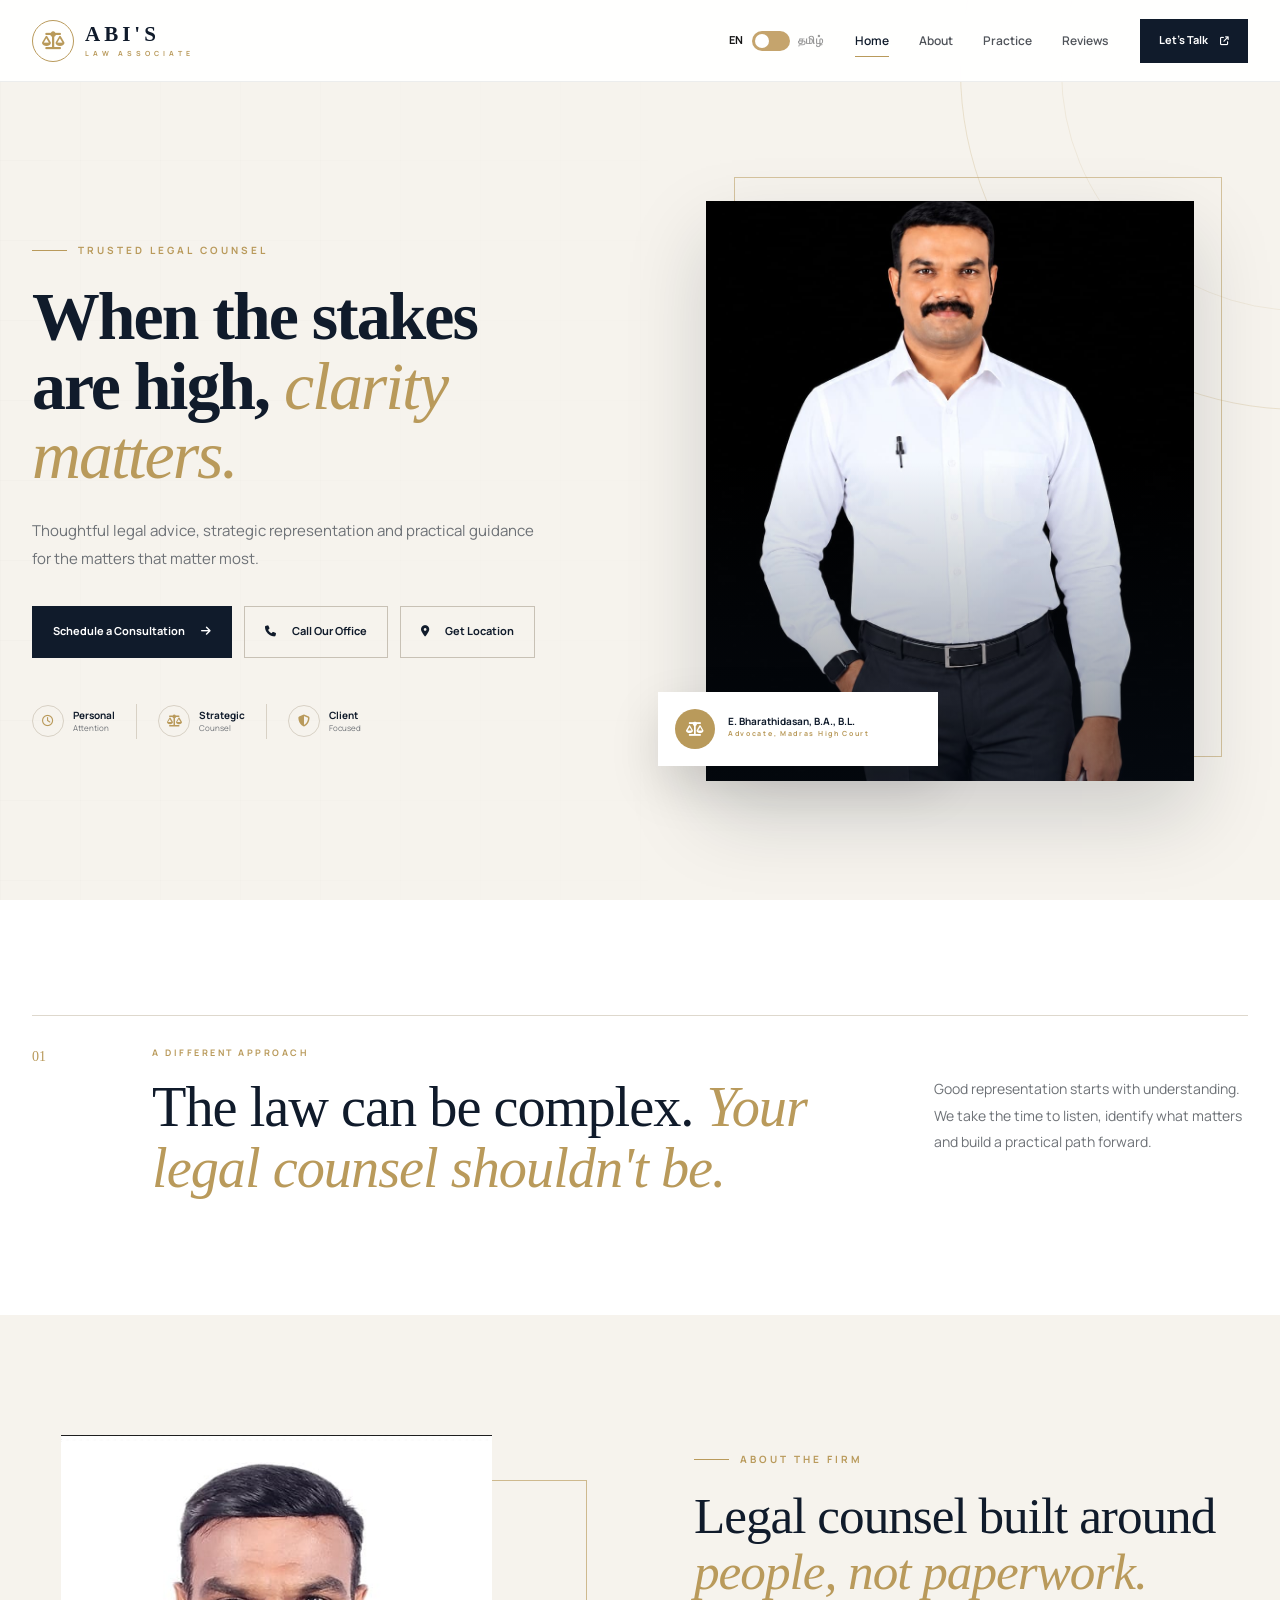
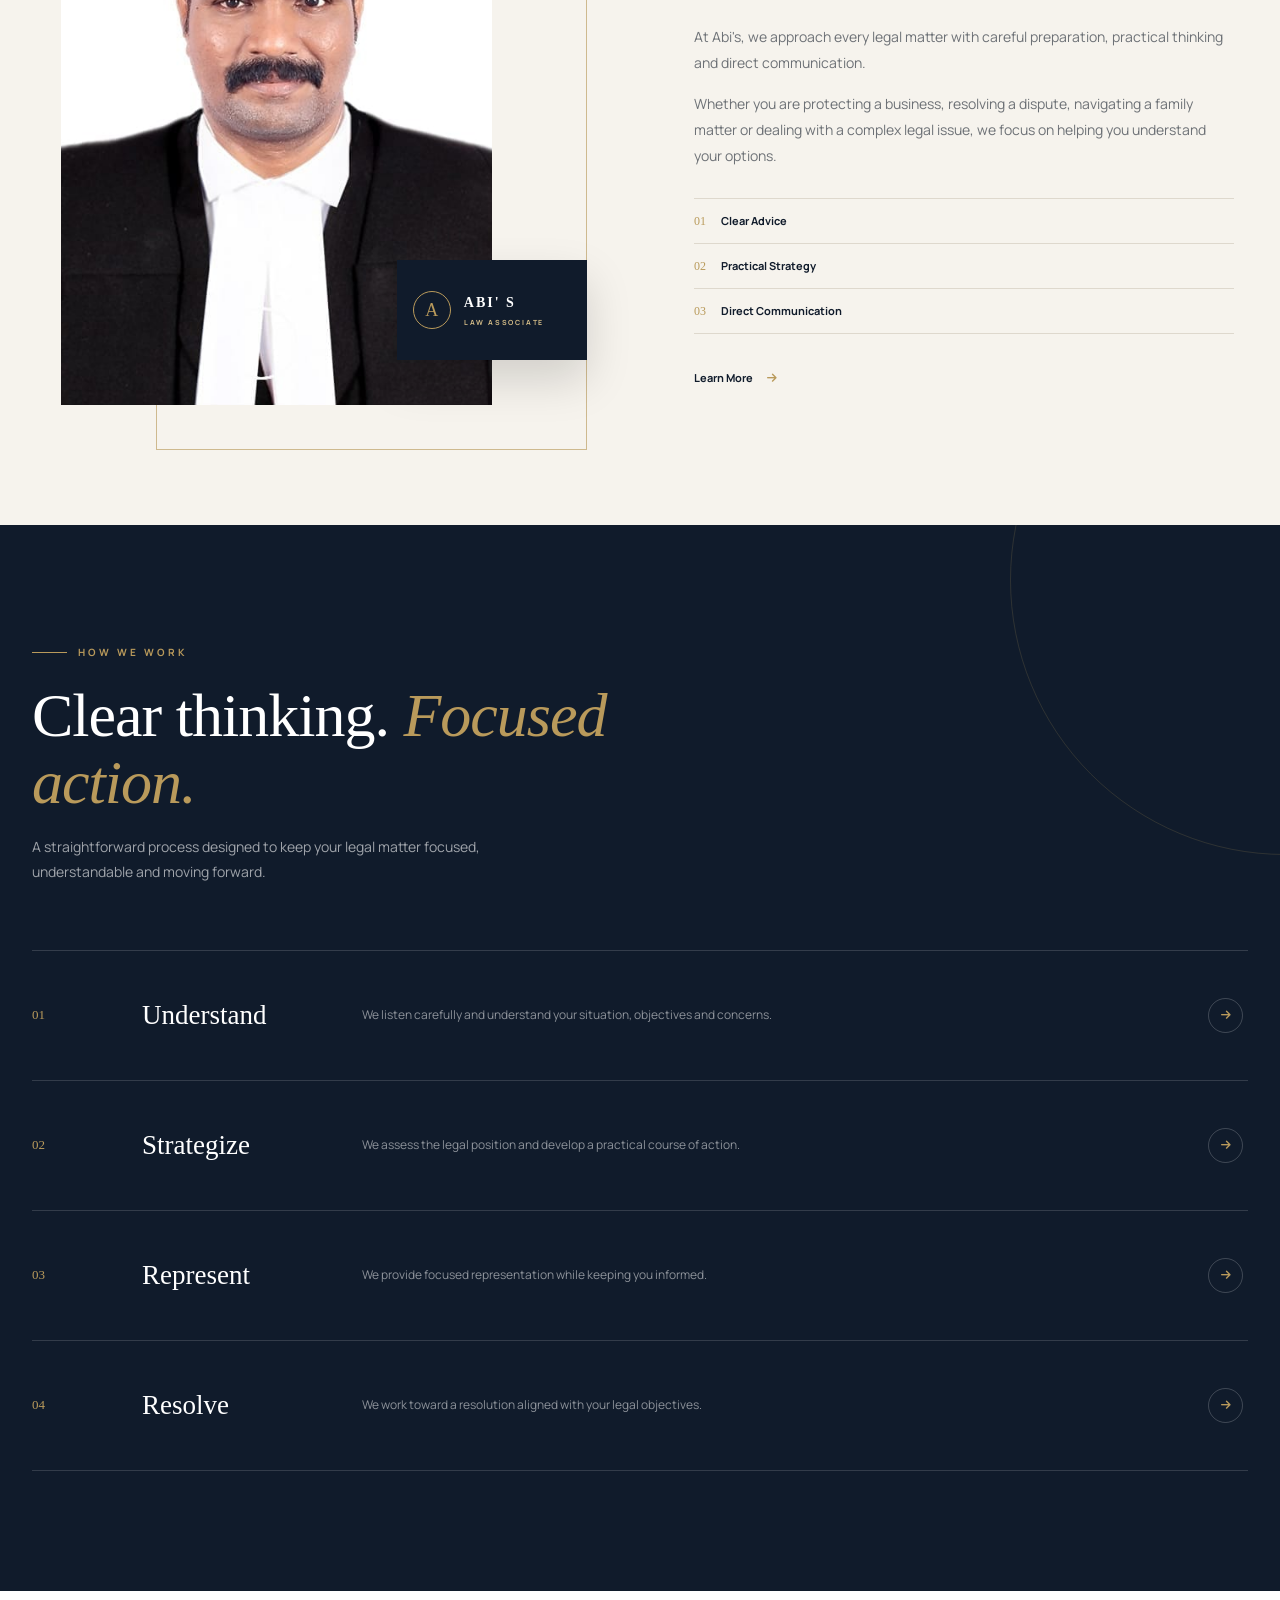
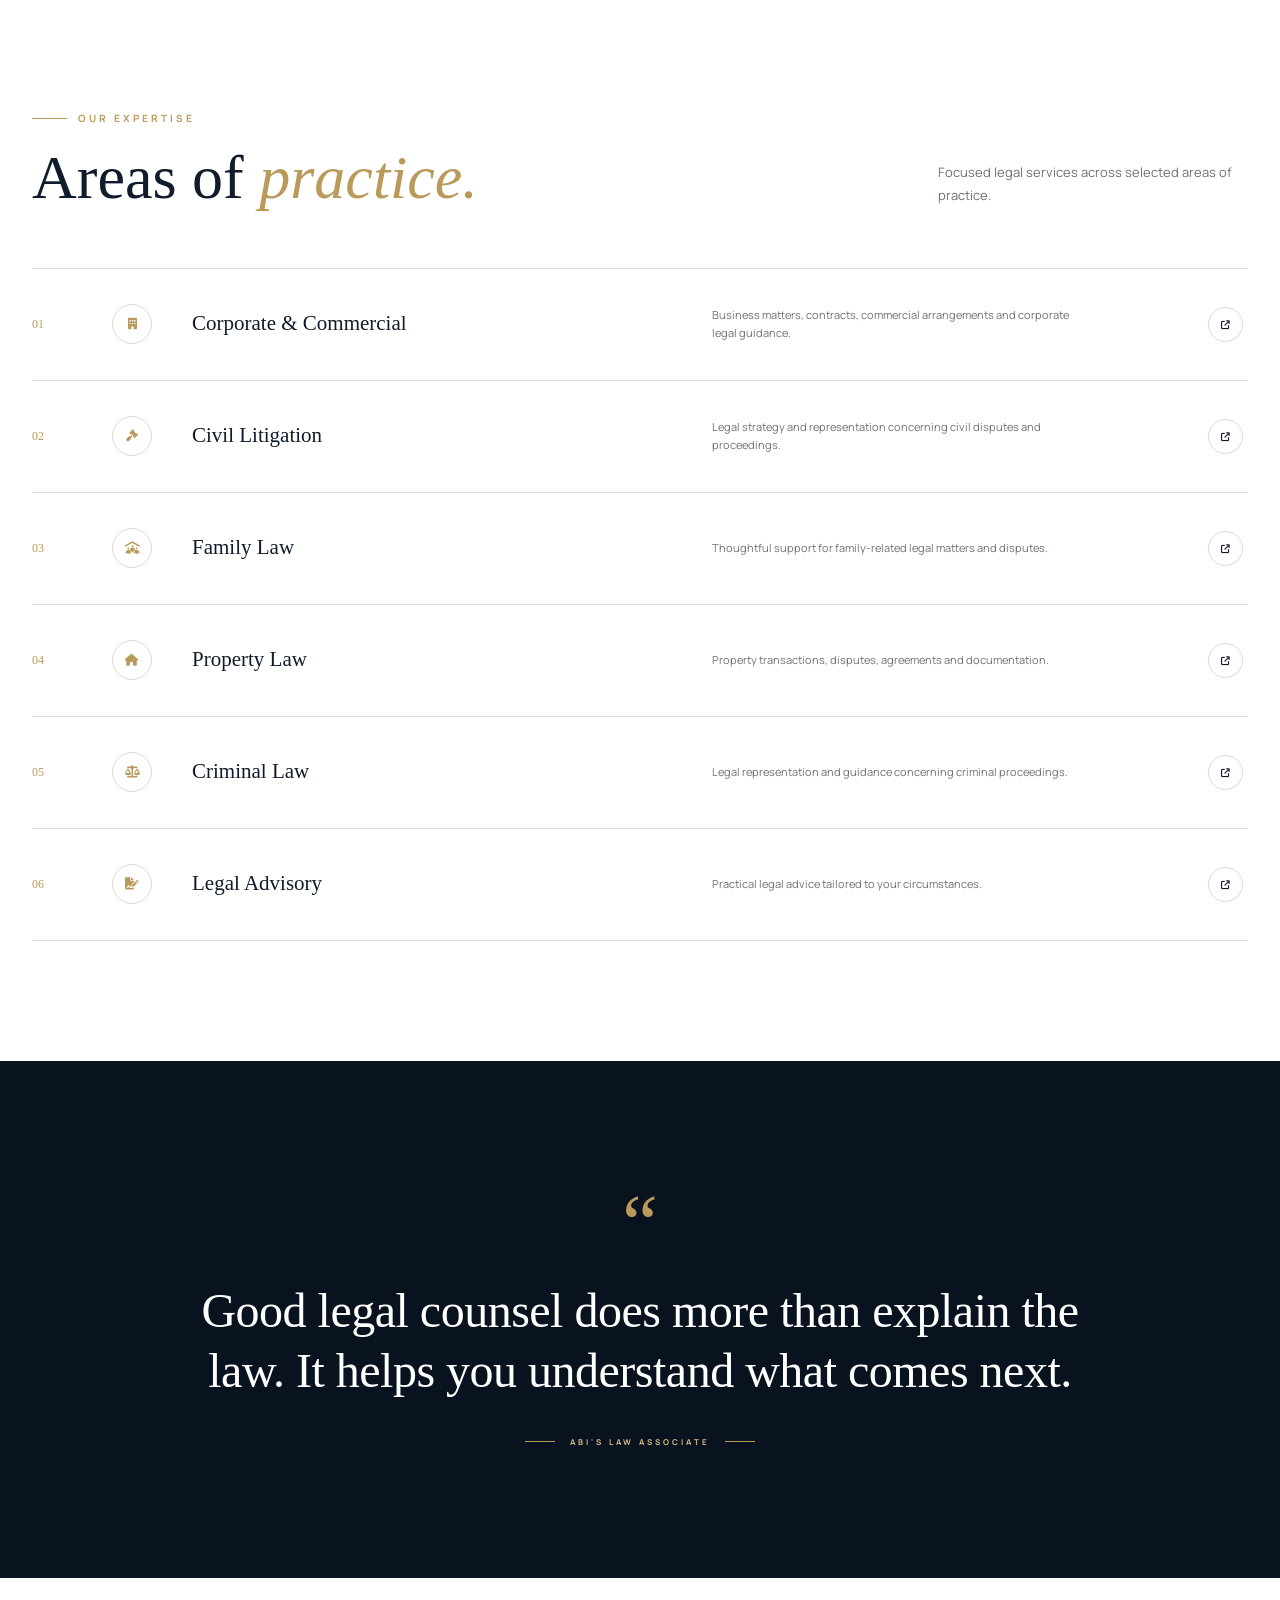
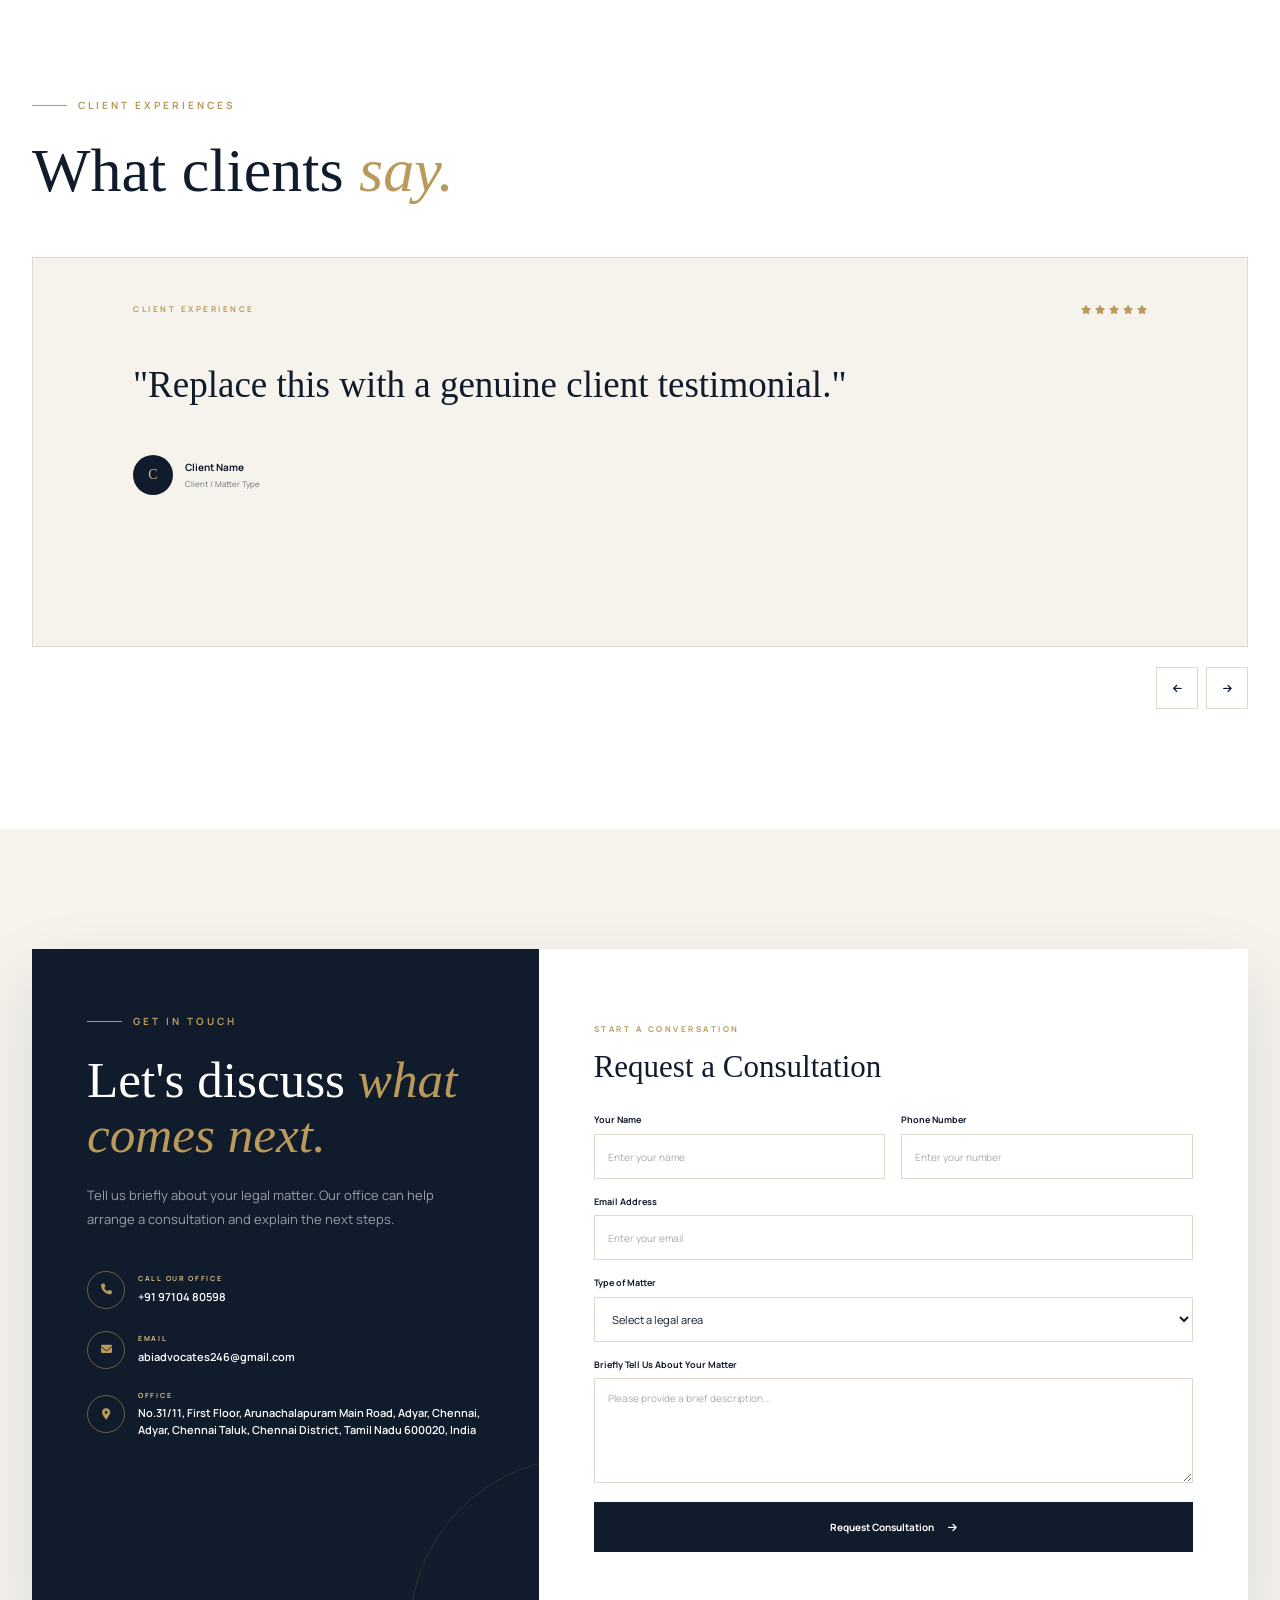
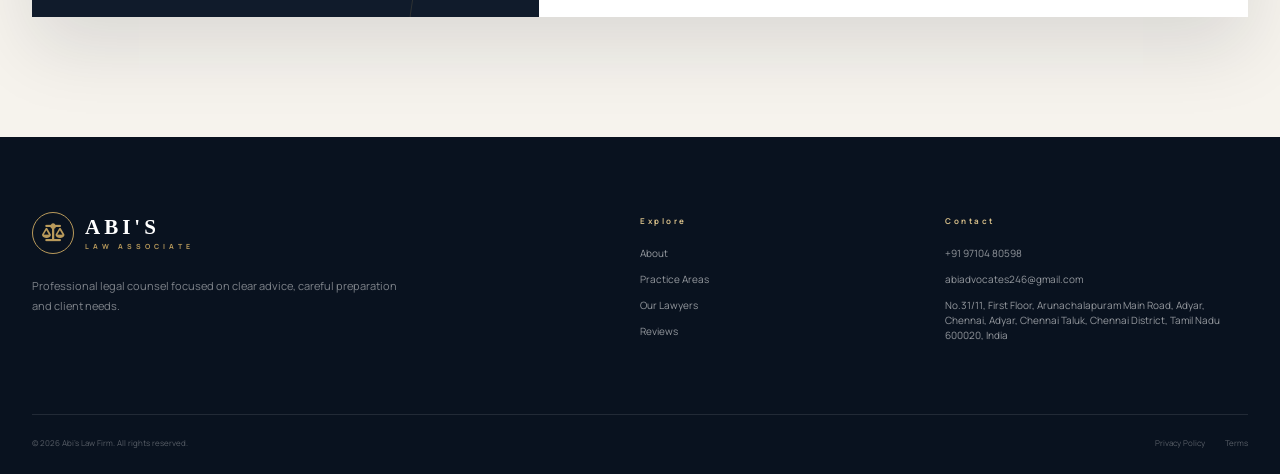
<file: Abi's Law Associate/html/index.html>
<!DOCTYPE html>
<html lang="en">

<head>

    <meta charset="UTF-8">

    <meta name="viewport" content="width=device-width, initial-scale=1.0">

    <meta name="description"
        content="Abi's Law Firm provides thoughtful legal counsel, strategic representation and practical guidance for individuals, families and businesses.">

    <meta name="theme-color" content="#101b2b">

    <title>Abi's | Law Associate</title>


    <!-- FAVICON -->
    <!-- FAVICON -->
<link rel="icon" type="image/png" sizes="16x16" href="../image/Abis_Law_Associate.png">
<link rel="icon" type="image/png" sizes="32x32" href="../image/Abis_Law_Associate.png">
<link rel="icon" type="image/png" sizes="48x48" href="../image/Abis_Law_Associate.png">
<link rel="apple-touch-icon" sizes="180x180" href="../image/Abis_Law_Associate.png">


    <!-- GOOGLE FONTS -->
    <link rel="preconnect" href="https://fonts.googleapis.com">

    <link rel="preconnect" href="https://fonts.gstatic.com" crossorigin>

    <link
        href="https://fonts.googleapis.com/css2?family=Cormorant+Garamond:wght@500;600;700&family=Manrope:wght@400;500;600;700&display=swap"
        rel="stylesheet">


    <!-- BOOTSTRAP -->
    <link
        href="https://cdn.jsdelivr.net/npm/bootstrap@5.3.8/dist/css/bootstrap.min.css"
        rel="stylesheet">


    <!-- FONT AWESOME -->
    <link
        rel="stylesheet"
        href="https://cdnjs.cloudflare.com/ajax/libs/font-awesome/6.7.2/css/all.min.css">


    <!-- AOS -->
    <link
        href="https://unpkg.com/aos@2.3.1/dist/aos.css"
        rel="stylesheet">


    <!-- CUSTOM CSS -->
    <link rel="stylesheet" href="../css/style.css">

</head>


<body>


    <!-- ================================================= -->
    <!-- NAVBAR -->
    <!-- ================================================= -->

    <nav class="navbar navbar-expand-lg fixed-top" id="mainNavbar">

        <div class="container">


            <a class="navbar-brand" href="#home" aria-label="Abi's Law Associate">

                <span class="brand-mark">

                    <i class="fa-solid fa-scale-balanced"></i>

                </span>

                <span class="brand-copy">

                    <span class="brand-name">
                        ABI'S
                    </span>

                    <span class="brand-subtitle">
                        LAW ASSOCIATE
                    </span>

                </span>

            </a>


            <button class="navbar-toggler" type="button" data-bs-toggle="collapse" data-bs-target="#mainMenu"
                aria-controls="mainMenu" aria-expanded="false" aria-label="Toggle navigation">

                <span></span>
                <span></span>
                <span></span>

            </button>


            <div class="collapse navbar-collapse" id="mainMenu">

                <ul class="navbar-nav ms-auto align-items-lg-center">

                    <li class="nav-item language-item">

                        <button type="button" id="languageToggle" class="language-toggle" aria-label="Change language">

                            <span class="language-label language-en">EN</span>

                            <span class="language-switch">
                                <span class="language-switch-dot"></span>
                            </span>

                            <span class="language-label language-ta">தமிழ்</span>

                        </button>

                    </li>

                    <li class="nav-item">
                        <a class="nav-link active" href="#home">
                            Home
                        </a>
                    </li>

                    <li class="nav-item">
                        <a class="nav-link" href="#about">
                            About
                        </a>
                    </li>

                    <li class="nav-item">
                        <a class="nav-link" href="#services">
                            Practice
                        </a>
                    </li>


                    <li class="nav-item">
                        <a class="nav-link" href="#reviews">
                            Reviews
                        </a>
                    </li>

                    <li class="nav-item nav-cta-item">

                        <a href="#contact" class="nav-cta">

                            Let's Talk

                            <i class="fa-solid fa-arrow-up-right-from-square"></i>

                        </a>

                    </li>

                </ul>

            </div>

        </div>

    </nav>



    <!-- ================================================= -->
    <!-- HERO -->
    <!-- ================================================= -->

    <main>

        <section id="home" class="hero-section">

            <div class="hero-orbit"></div>

            <div class="hero-grid"></div>


            <div class="container">

                <div class="row align-items-center hero-row">


                    <!-- HERO CONTENT -->

                    <div class="col-lg-6 hero-content" data-aos="fade-up" data-aos-duration="900">


                        <div class="hero-kicker">

                            <span class="kicker-line"></span>

                            <span>
                                TRUSTED LEGAL COUNSEL
                            </span>

                        </div>


                        <h1 class="hero-title">

                            When the stakes
                            <br>

                            are high,

                            <em>
                                clarity matters.
                            </em>

                        </h1>


                        <p class="hero-text">

                            Thoughtful legal advice, strategic
                            representation and practical guidance
                            for the matters that matter most.

                        </p>


                        <div class="hero-actions">

                            <a href="#contact" class="button button-dark">

                                <span>
                                    Schedule a Consultation
                                </span>

                                <i class="fa-solid fa-arrow-right"></i>

                            </a>


                            <a href="tel:+919710480598" class="button button-outline">

                                <i class="fa-solid fa-phone"></i>

                                <span>
                                    Call Our Office
                                </span>

                            </a>

                            <a
        href="https://www.google.com/maps/search/?api=1&query=SAM'S VALET, 17, Arunachalapuram Main Rd, Arunachalapuram, Adyar, Chennai, Tamil Nadu 600020"
        target="_blank"
        rel="noopener noreferrer"
        class="button button-outline">

        <i class="fa-solid fa-location-dot"></i>

        <span>
            Get Location
        </span>

    </a>

                        </div>


                        <div class="hero-trust">


                            <div class="trust-item">

                                <div class="trust-symbol">
                                    <i class="fa-regular fa-clock"></i>
                                </div>

                                <div>
                                    <strong>
                                        Personal
                                    </strong>

                                    <span>
                                        Attention
                                    </span>
                                </div>

                            </div>


                            <div class="trust-separator"></div>


                            <div class="trust-item">

                                <div class="trust-symbol">
                                    <i class="fa-solid fa-scale-balanced"></i>
                                </div>

                                <div>
                                    <strong>
                                        Strategic
                                    </strong>

                                    <span>
                                        Counsel
                                    </span>
                                </div>

                            </div>


                            <div class="trust-separator"></div>


                            <div class="trust-item">

                                <div class="trust-symbol">
                                    <i class="fa-solid fa-shield-halved"></i>
                                </div>

                                <div>
                                    <strong>
                                        Client
                                    </strong>

                                    <span>
                                        Focused
                                    </span>
                                </div>

                            </div>


                        </div>

                    </div>



                    <!-- HERO IMAGE -->

                    <div class="col-lg-6" data-aos="fade-left" data-aos-duration="1000" data-aos-delay="150">


                        <div class="hero-visual">


                            <div class="hero-image-wrap">

                                <img src="../image/Bharathi.jpeg" alt="Professional legal consultation"
                                    class="hero-image" loading="eager">

                                <div class="hero-image-shade"></div>


                                <div class="hero-image-caption">

                                    <span>
                                        Abi's
                                    </span>

                                    <small>
                                        LAW ASSOCIATE
                                    </small>

                                </div>

                            </div>


                            <div class="hero-frame"></div>


                            <div class="hero-floating-card">

                                <div class="floating-icon">

                                    <i class="fa-solid fa-scale-balanced"></i>

                                </div>

                                <div>

                                    <strong>
                                        E. Bharathidasan, B.A., B.L.
                                    </strong>
                                    <span>
                                        Advocate, Madras High Court
                                    </span>
                                </div>
                            </div>
                        </div>
                    </div>
                </div>
            </div>
        </section>



        <!-- ================================================= -->
        <!-- STATEMENT -->
        <!-- ================================================= -->

        <section class="statement-section">


            <div class="container">

                <div class="statement-inner" data-aos="fade-up">


                    <div class="statement-index">
                        01
                    </div>


                    <div class="statement-main">

                        <p class="statement-eyebrow">
                            A DIFFERENT APPROACH
                        </p>


                        <h2>

                            The law can be complex.

                            <em>
                                Your legal counsel
                                shouldn't be.
                            </em>

                        </h2>

                    </div>


                    <div class="statement-copy">

                        <p>

                            Good representation starts with
                            understanding. We take the time to
                            listen, identify what matters and
                            build a practical path forward.

                        </p>

                    </div>


                </div>

            </div>

        </section>



        <!-- ================================================= -->
        <!-- ABOUT -->
        <!-- ================================================= -->

        <section id="about" class="about-section">


            <div class="container">


                <div class="row align-items-center g-5">


                    <!-- IMAGE -->

                    <div class="col-lg-6" data-aos="fade-right">


                        <div class="about-visual">


                            <div class="about-image">

                                <img src="../image/Bharathi2.jpeg" alt="Legal professional at work" loading="lazy">

                            </div>


                            <div class="about-label">

                                <span>
                                    A
                                </span>

                                <div>

                                    <strong>
                                        ABI' S
                                    </strong>

                                    <small>
                                        LAW ASSOCIATE
                                    </small>

                                </div>

                            </div>


                            <div class="about-outline"></div>

                        </div>

                    </div>



                    <!-- CONTENT -->

                    <div class="col-lg-6" data-aos="fade-left">


                        <div class="about-content">


                            <div class="section-kicker">

                                <span></span>

                                ABOUT THE FIRM

                            </div>


                            <h2>

                                Legal counsel built around

                                <em>
                                    people,
                                    not paperwork.
                                </em>

                            </h2>


                            <p>

                                At Abi's, we approach every
                                legal matter with careful
                                preparation, practical thinking
                                and direct communication.

                            </p>


                            <p>

                                Whether you are protecting a
                                business, resolving a dispute,
                                navigating a family matter or
                                dealing with a complex legal
                                issue, we focus on helping you
                                understand your options.

                            </p>


                            <div class="about-points">


                                <div class="about-point">

                                    <span>
                                        01
                                    </span>

                                    <strong>
                                        Clear Advice
                                    </strong>

                                </div>


                                <div class="about-point">

                                    <span>
                                        02
                                    </span>

                                    <strong>
                                        Practical Strategy
                                    </strong>

                                </div>


                                <div class="about-point">

                                    <span>
                                        03
                                    </span>

                                    <strong>
                                        Direct Communication
                                    </strong>

                                </div>


                            </div>


                            <a href="#contact" class="inline-link">

                                Learn More

                                <i class="fa-solid fa-arrow-right"></i>

                            </a>

                        </div>

                    </div>


                </div>

            </div>

        </section>



        <!-- ================================================= -->
        <!-- APPROACH -->
        <!-- ================================================= -->

        <section class="approach-section">


            <div class="container">


                <div class="approach-heading">


                    <div class="section-kicker section-kicker-light" data-aos="fade-up">

                        <span></span>

                        HOW WE WORK

                    </div>


                    <h2 data-aos="fade-up" data-aos-delay="100">

                        Clear thinking.

                        <em>
                            Focused action.
                        </em>

                    </h2>


                    <p data-aos="fade-up" data-aos-delay="150">

                        A straightforward process designed
                        to keep your legal matter focused,
                        understandable and moving forward.

                    </p>

                </div>



                <div class="approach-list">


                    <div class="approach-item" data-aos="fade-up">


                        <div class="approach-number">
                            01
                        </div>

                        <div class="approach-title">
                            Understand
                        </div>

                        <div class="approach-description">

                            We listen carefully and understand
                            your situation, objectives and concerns.

                        </div>

                        <div class="approach-arrow">

                            <i class="fa-solid fa-arrow-right"></i>

                        </div>

                    </div>



                    <div class="approach-item" data-aos="fade-up" data-aos-delay="100">


                        <div class="approach-number">
                            02
                        </div>

                        <div class="approach-title">
                            Strategize
                        </div>

                        <div class="approach-description">

                            We assess the legal position and
                            develop a practical course of action.

                        </div>

                        <div class="approach-arrow">

                            <i class="fa-solid fa-arrow-right"></i>

                        </div>

                    </div>



                    <div class="approach-item" data-aos="fade-up" data-aos-delay="200">


                        <div class="approach-number">
                            03
                        </div>

                        <div class="approach-title">
                            Represent
                        </div>

                        <div class="approach-description">

                            We provide focused representation
                            while keeping you informed.

                        </div>

                        <div class="approach-arrow">

                            <i class="fa-solid fa-arrow-right"></i>

                        </div>

                    </div>



                    <div class="approach-item" data-aos="fade-up" data-aos-delay="300">


                        <div class="approach-number">
                            04
                        </div>

                        <div class="approach-title">
                            Resolve
                        </div>

                        <div class="approach-description">

                            We work toward a resolution aligned
                            with your legal objectives.

                        </div>

                        <div class="approach-arrow">

                            <i class="fa-solid fa-arrow-right"></i>

                        </div>

                    </div>


                </div>

            </div>

        </section>



        <!-- ================================================= -->
        <!-- PRACTICE AREAS -->
        <!-- ================================================= -->

        <section id="services" class="practice-section">


            <div class="container">


                <div class="practice-header" data-aos="fade-up">


                    <div>

                        <div class="section-kicker">

                            <span></span>

                            OUR EXPERTISE

                        </div>


                        <h2>

                            Areas of

                            <em>
                                practice.
                            </em>

                        </h2>

                    </div>


                    <p>

                        Focused legal services across selected
                        areas of practice.

                    </p>

                </div>



                <div class="practice-list">


                    <!-- 01 -->

                    <a href="#contact" class="practice-row" data-aos="fade-up">


                        <span class="practice-no">
                            01
                        </span>


                        <span class="practice-icon">

                            <i class="fa-solid fa-building"></i>

                        </span>


                        <span class="practice-name">

                            Corporate & Commercial

                        </span>


                        <span class="practice-description">

                            Business matters, contracts,
                            commercial arrangements and
                            corporate legal guidance.

                        </span>


                        <span class="practice-go">

                            <i class="fa-solid fa-arrow-up-right-from-square"></i>

                        </span>

                    </a>



                    <!-- 02 -->

                    <a href="#contact" class="practice-row" data-aos="fade-up" data-aos-delay="75">


                        <span class="practice-no">
                            02
                        </span>


                        <span class="practice-icon">

                            <i class="fa-solid fa-gavel"></i>

                        </span>


                        <span class="practice-name">

                            Civil Litigation

                        </span>


                        <span class="practice-description">

                            Legal strategy and representation
                            concerning civil disputes and proceedings.

                        </span>


                        <span class="practice-go">

                            <i class="fa-solid fa-arrow-up-right-from-square"></i>

                        </span>

                    </a>



                    <!-- 03 -->

                    <a href="#contact" class="practice-row" data-aos="fade-up" data-aos-delay="150">


                        <span class="practice-no">
                            03
                        </span>


                        <span class="practice-icon">

                            <i class="fa-solid fa-people-roof"></i>

                        </span>


                        <span class="practice-name">

                            Family Law

                        </span>


                        <span class="practice-description">

                            Thoughtful support for family-related
                            legal matters and disputes.

                        </span>


                        <span class="practice-go">

                            <i class="fa-solid fa-arrow-up-right-from-square"></i>

                        </span>

                    </a>



                    <!-- 04 -->

                    <a href="#contact" class="practice-row" data-aos="fade-up" data-aos-delay="225">


                        <span class="practice-no">
                            04
                        </span>


                        <span class="practice-icon">

                            <i class="fa-solid fa-house"></i>

                        </span>


                        <span class="practice-name">

                            Property Law

                        </span>


                        <span class="practice-description">

                            Property transactions, disputes,
                            agreements and documentation.

                        </span>


                        <span class="practice-go">

                            <i class="fa-solid fa-arrow-up-right-from-square"></i>

                        </span>

                    </a>



                    <!-- 05 -->

                    <a href="#contact" class="practice-row" data-aos="fade-up" data-aos-delay="300">


                        <span class="practice-no">
                            05
                        </span>


                        <span class="practice-icon">

                            <i class="fa-solid fa-scale-balanced"></i>

                        </span>


                        <span class="practice-name">

                            Criminal Law

                        </span>


                        <span class="practice-description">

                            Legal representation and guidance
                            concerning criminal proceedings.

                        </span>


                        <span class="practice-go">

                            <i class="fa-solid fa-arrow-up-right-from-square"></i>

                        </span>

                    </a>



                    <!-- 06 -->

                    <a href="#contact" class="practice-row" data-aos="fade-up" data-aos-delay="375">


                        <span class="practice-no">
                            06
                        </span>


                        <span class="practice-icon">

                            <i class="fa-solid fa-file-signature"></i>

                        </span>


                        <span class="practice-name">

                            Legal Advisory

                        </span>


                        <span class="practice-description">

                            Practical legal advice tailored
                            to your circumstances.

                        </span>


                        <span class="practice-go">

                            <i class="fa-solid fa-arrow-up-right-from-square"></i>

                        </span>

                    </a>


                </div>

            </div>

        </section>







        <!-- ================================================= -->
        <!-- QUOTE -->
        <!-- ================================================= -->

        <section class="quote-section">


            <div class="container">


                <div class="quote-inner" data-aos="fade-up">


                    <span class="quote-symbol">
                        “
                    </span>


                    <blockquote>

                        Good legal counsel does more than
                        explain the law. It helps you understand
                        what comes next.

                    </blockquote>

                    <div class="quote-meta">

                        <span></span>

                        ABI'S LAW ASSOCIATE

                        <span></span>

                    </div>

                </div>

            </div>

        </section>



        <!-- ================================================= -->
        <!-- REVIEWS -->
        <!-- ================================================= -->

        <section id="reviews" class="reviews-section">


            <div class="container">


                <div class="reviews-heading" data-aos="fade-up">


                    <div class="section-kicker">

                        <span></span>

                        CLIENT EXPERIENCES

                    </div>


                    <h2>

                        What clients

                        <em>
                            say.
                        </em>

                    </h2>

                </div>



                <div id="reviewCarousel" class="carousel slide" data-bs-ride="carousel">


                    <div class="carousel-inner">


                        <!-- REVIEW 1 -->

                        <div class="carousel-item active">

                            <div class="review-card">


                                <div class="review-top">

                                    <span>
                                        CLIENT EXPERIENCE
                                    </span>

                                    <div class="review-stars">

                                        <i class="fa-solid fa-star"></i>
                                        <i class="fa-solid fa-star"></i>
                                        <i class="fa-solid fa-star"></i>
                                        <i class="fa-solid fa-star"></i>
                                        <i class="fa-solid fa-star"></i>

                                    </div>

                                </div>


                                <blockquote>

                                    "Replace this with a genuine
                                    client testimonial."

                                </blockquote>


                                <div class="review-author">

                                    <div class="review-avatar">
                                        C
                                    </div>

                                    <div>

                                        <strong>
                                            Client Name
                                        </strong>

                                        <span>
                                            Client / Matter Type
                                        </span>

                                    </div>

                                </div>

                            </div>

                        </div>



                        <!-- REVIEW 2 -->

                        <div class="carousel-item">

                            <div class="review-card">


                                <div class="review-top">

                                    <span>
                                        CLIENT EXPERIENCE
                                    </span>

                                    <div class="review-stars">

                                        <i class="fa-solid fa-star"></i>
                                        <i class="fa-solid fa-star"></i>
                                        <i class="fa-solid fa-star"></i>
                                        <i class="fa-solid fa-star"></i>
                                        <i class="fa-solid fa-star"></i>

                                    </div>

                                </div>


                                <blockquote>

                                    "Add another genuine client
                                    experience here."

                                </blockquote>


                                <div class="review-author">

                                    <div class="review-avatar">
                                        C
                                    </div>

                                    <div>

                                        <strong>
                                            Client Name
                                        </strong>

                                        <span>
                                            Client / Matter Type
                                        </span>

                                    </div>

                                </div>

                            </div>

                        </div>



                        <!-- REVIEW 3 -->

                        <div class="carousel-item">

                            <div class="review-card">


                                <div class="review-top">

                                    <span>
                                        CLIENT EXPERIENCE
                                    </span>

                                    <div class="review-stars">

                                        <i class="fa-solid fa-star"></i>
                                        <i class="fa-solid fa-star"></i>
                                        <i class="fa-solid fa-star"></i>
                                        <i class="fa-solid fa-star"></i>
                                        <i class="fa-solid fa-star"></i>

                                    </div>

                                </div>


                                <blockquote>

                                    "Only publish genuine and
                                    authorised client reviews."

                                </blockquote>


                                <div class="review-author">

                                    <div class="review-avatar">
                                        C
                                    </div>

                                    <div>

                                        <strong>
                                            Client Name
                                        </strong>

                                        <span>
                                            Client / Matter Type
                                        </span>

                                    </div>

                                </div>

                            </div>

                        </div>


                    </div>


                    <div class="review-controls">


                        <button class="review-control" type="button" data-bs-target="#reviewCarousel"
                            data-bs-slide="prev" aria-label="Previous review">

                            <i class="fa-solid fa-arrow-left"></i>

                        </button>


                        <button class="review-control" type="button" data-bs-target="#reviewCarousel"
                            data-bs-slide="next" aria-label="Next review">

                            <i class="fa-solid fa-arrow-right"></i>

                        </button>


                    </div>

                </div>

            </div>

        </section>



        <!-- ================================================= -->
        <!-- CONTACT -->
        <!-- ================================================= -->

        <section id="contact" class="contact-section">


            <div class="container">


                <div class="contact-box">


                    <div class="row g-0">


                        <!-- CONTACT INFO -->

                        <div class="col-lg-5" data-aos="fade-right">


                            <div class="contact-info">


                                <div class="section-kicker section-kicker-light">

                                    <span></span>

                                    GET IN TOUCH

                                </div>


                                <h2>

                                    Let's discuss

                                    <em>
                                        what comes next.
                                    </em>

                                </h2>


                                <p>

                                    Tell us briefly about your
                                    legal matter. Our office can
                                    help arrange a consultation
                                    and explain the next steps.

                                </p>


                                <div class="contact-details">


                                    <a href="tel:+91 97104 80598" class="contact-item">


                                        <div class="contact-icon">

                                            <i class="fa-solid fa-phone"></i>

                                        </div>


                                        <div>

                                            <span>
                                                CALL OUR OFFICE
                                            </span>

                                            <strong>
                                                +91 97104 80598
                                            </strong>

                                        </div>

                                    </a>



                                    <a href="mailto:abiadvocates246@gmail.com" class="contact-item">


                                        <div class="contact-icon">

                                            <i class="fa-solid fa-envelope"></i>

                                        </div>


                                        <div>

                                            <span>
                                                EMAIL
                                            </span>

                                            <strong>
                                                abiadvocates246@gmail.com
                                            </strong>

                                        </div>

                                    </a>



                                    <div class="contact-item">


                                        <div class="contact-icon">

                                            <i class="fa-solid fa-location-dot"></i>

                                        </div>


                                        <div>

                                            <span>
                                                OFFICE
                                            </span>

                                            <strong>
                                                No.31/11, First Floor, Arunachalapuram Main Road, Adyar, Chennai, Adyar,
                                                Chennai Taluk, Chennai District, Tamil Nadu 600020, India
                                            </strong>

                                        </div>

                                    </div>


                                </div>


                            </div>

                        </div>



                        <!-- FORM -->

                        <div class="col-lg-7" data-aos="fade-left">


                            <div class="contact-form">


                                <div class="form-intro">

                                    <span>
                                        START A CONVERSATION
                                    </span>

                                    <h3>
                                        Request a Consultation
                                    </h3>

                                </div>

                                <form action="#" method="POST">


                                    <div class="row g-3">


                                        <div class="col-md-6">

                                            <label for="name">
                                                Your Name
                                            </label>

                                            <input type="text" id="name" name="name" placeholder="Enter your name"
                                                autocomplete="name" required>

                                        </div>


                                        <div class="col-md-6">

                                            <label for="phone">
                                                Phone Number
                                            </label>

                                            <input type="tel" id="phone" name="phone" placeholder="Enter your number"
                                                autocomplete="tel" required>

                                        </div>


                                        <div class="col-12">

                                            <label for="email">
                                                Email Address
                                            </label>

                                            <input type="email" id="email" name="email" placeholder="Enter your email"
                                                autocomplete="email">

                                        </div>


                                        <div class="col-12">

                                            <label for="matter">
                                                Type of Matter
                                            </label>

                                            <select id="matter" name="matter">

                                                <option value="">
                                                    Select a legal area
                                                </option>

                                                <option value="corporate">
                                                    Corporate & Commercial
                                                </option>

                                                <option value="civil">
                                                    Civil Litigation
                                                </option>

                                                <option value="family">
                                                    Family Law
                                                </option>

                                                <option value="property">
                                                    Property Law
                                                </option>

                                                <option value="criminal">
                                                    Criminal Law
                                                </option>

                                                <option value="other">
                                                    Other
                                                </option>

                                            </select>

                                        </div>


                                        <div class="col-12">

                                            <label for="message">
                                                Briefly Tell Us About Your Matter
                                            </label>

                                            <textarea id="message" name="message" rows="4"
                                                placeholder="Please provide a brief description..." required></textarea>

                                        </div>


                                        <div class="col-12">

                                            <button type="submit" class="form-button">

                                                Request Consultation

                                                <i class="fa-solid fa-arrow-right"></i>

                                            </button>

                                        </div>


                                    </div>

                                </form>

                            </div>

                        </div>


                    </div>

                </div>

            </div>

        </section>


    </main>



    <!-- ================================================= -->
    <!-- FOOTER -->
    <!-- ================================================= -->

    <footer class="footer-section">


        <div class="container">


            <div class="footer-top">


                <div class="footer-brand-area">


                    <a href="#home" class="footer-brand">


                        <span class="brand-mark">

                            <i class="fa-solid fa-scale-balanced"></i>

                        </span>


                        <span class="brand-copy">

                            <span class="brand-name">
                                ABI'S
                            </span>

                            <span class="brand-subtitle">
                                LAW ASSOCIATE
                            </span>

                        </span>

                    </a>


                    <p>

                        Professional legal counsel focused
                        on clear advice, careful preparation
                        and client needs.

                    </p>

                </div>



                <div class="footer-column">

                    <h4>
                        Explore
                    </h4>

                    <a href="#about">
                        About
                    </a>

                    <a href="#services">
                        Practice Areas
                    </a>

                    <a href="#lawyers">
                        Our Lawyers
                    </a>

                    <a href="#reviews">
                        Reviews
                    </a>

                </div>



                <div class="footer-column">

                    <h4>
                        Contact
                    </h4>

                    <a href="tel:+9197104 80598">
                        +91 97104 80598
                    </a>

                    <a href="mailto:abiadvocates246@gmail.com">
                        abiadvocates246@gmail.com
                    </a>

                    <span>
                        No.31/11, First Floor, Arunachalapuram Main Road, Adyar, Chennai, Adyar, Chennai Taluk, Chennai
                        District, Tamil Nadu 600020, India
                    </span>

                </div>


            </div>



            <div class="footer-bottom">


                <p>
                    © <span id="currentYear"></span> Abi's Law Firm. All rights reserved.
                </p>


                <div>

                    <a href="#">
                        Privacy Policy
                    </a>

                    <a href="#">
                        Terms
                    </a>

                </div>


            </div>


        </div>

    </footer>



    <!-- BOOTSTRAP JS -->

    <script src="https://cdn.jsdelivr.net/npm/bootstrap@5.3.8/dist/js/bootstrap.bundle.min.js">
    </script>


    <!-- AOS JS -->

    <script src="https://unpkg.com/aos@2.3.1/dist/aos.js">
    </script>


    <!-- CUSTOM JS -->

    <script src="../js/script.js"></script>


</body>

</html>
</file>
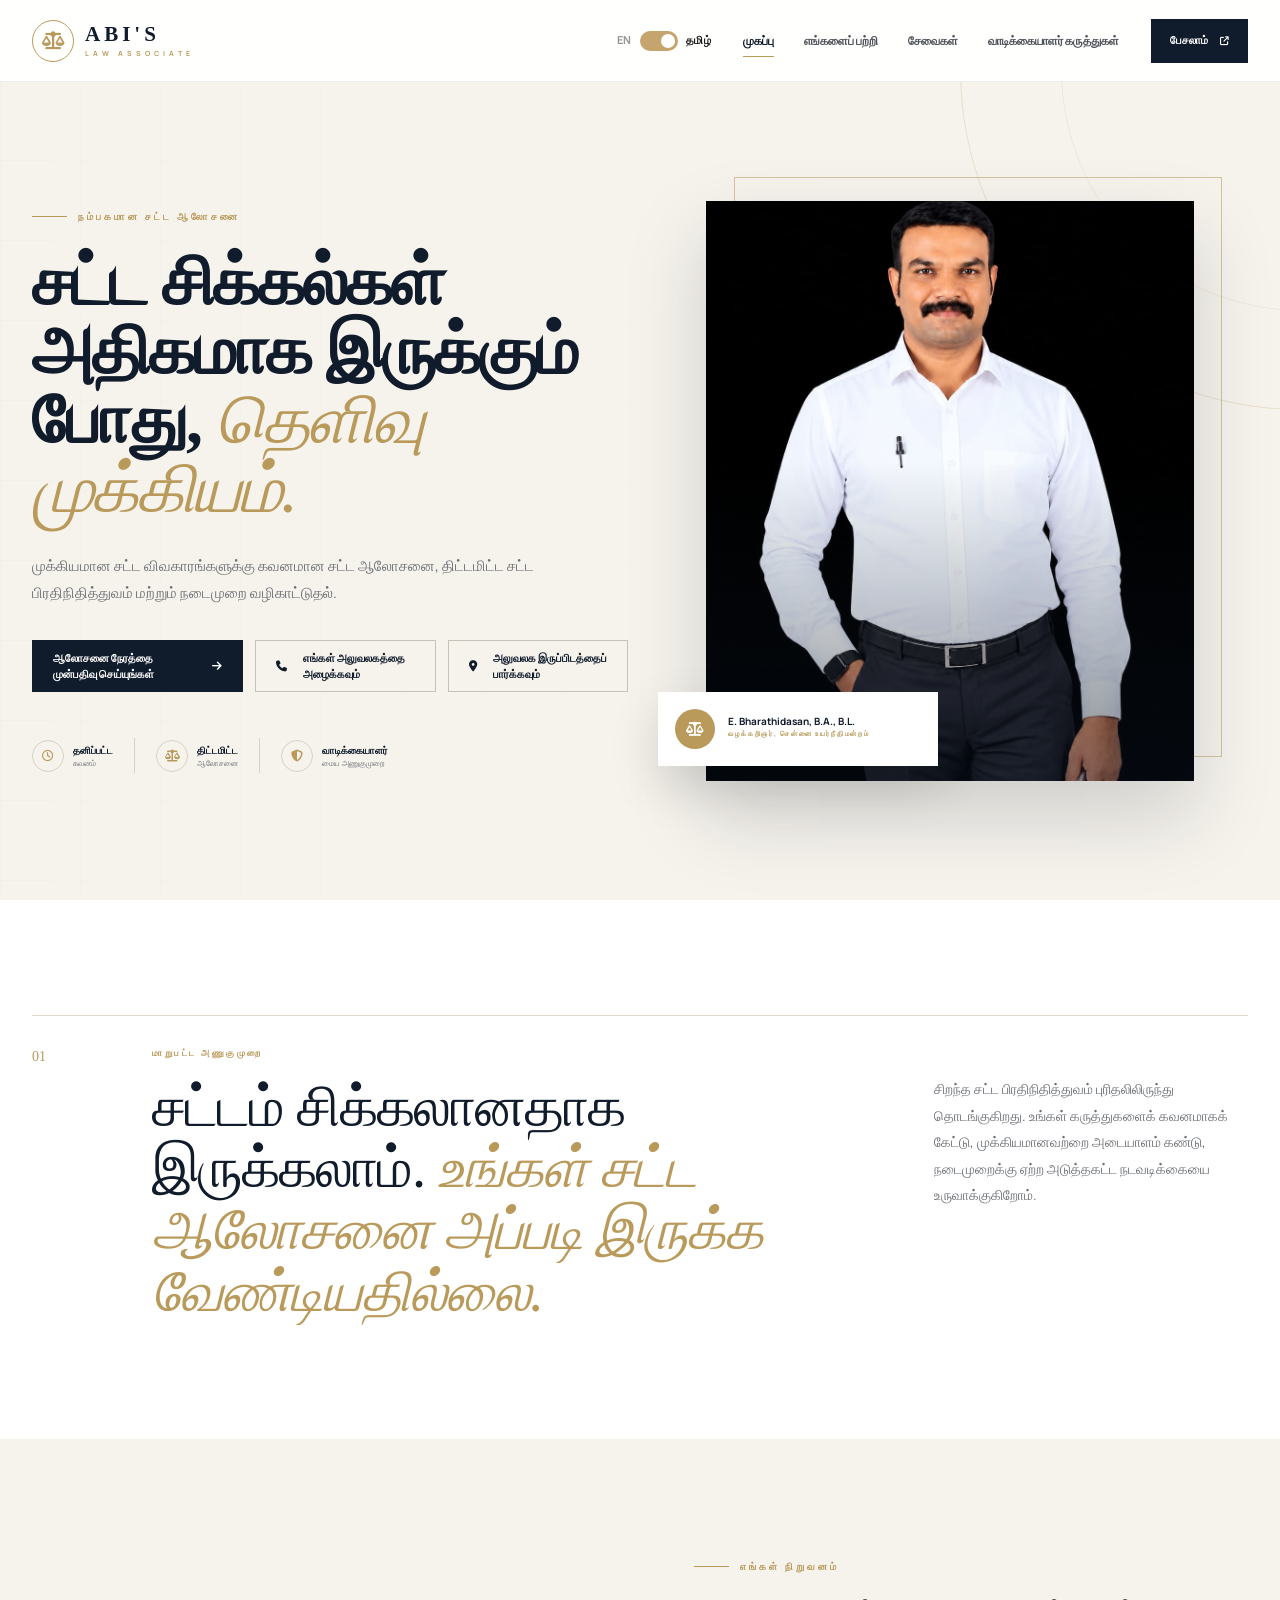
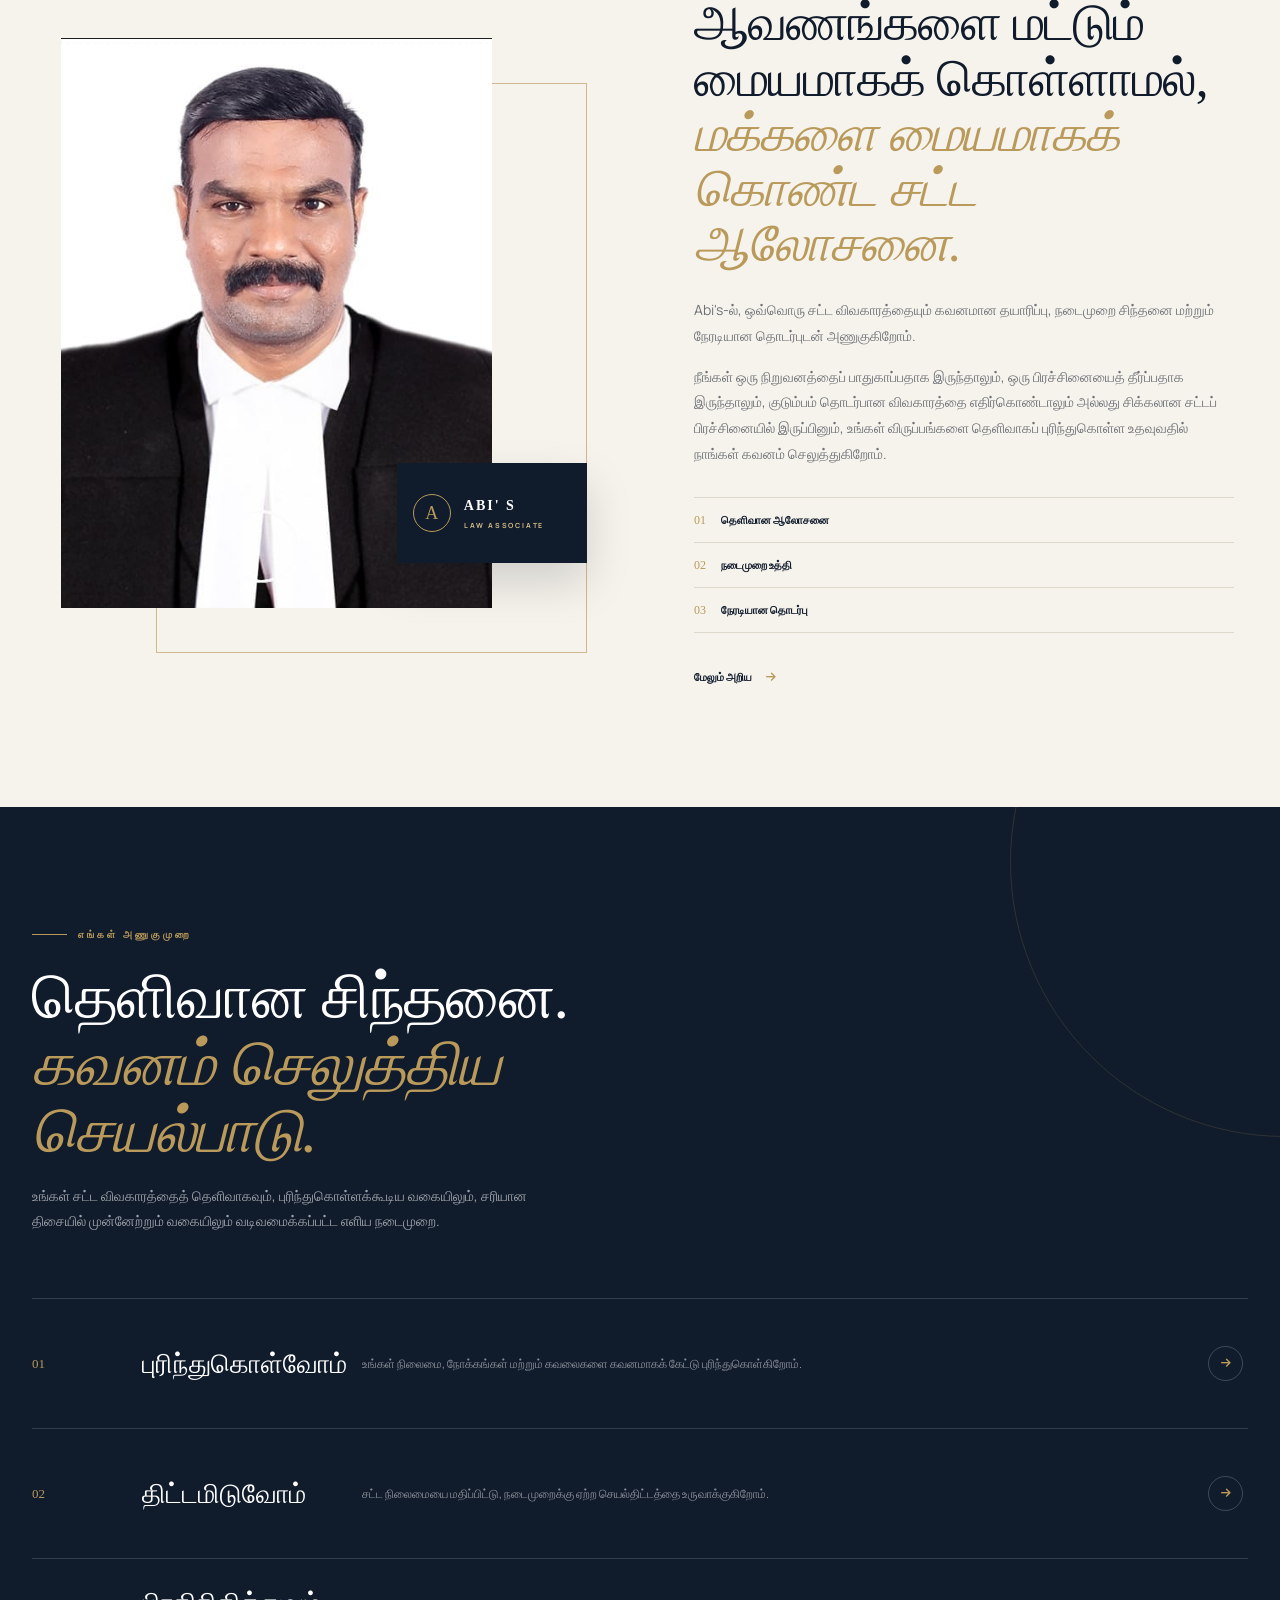
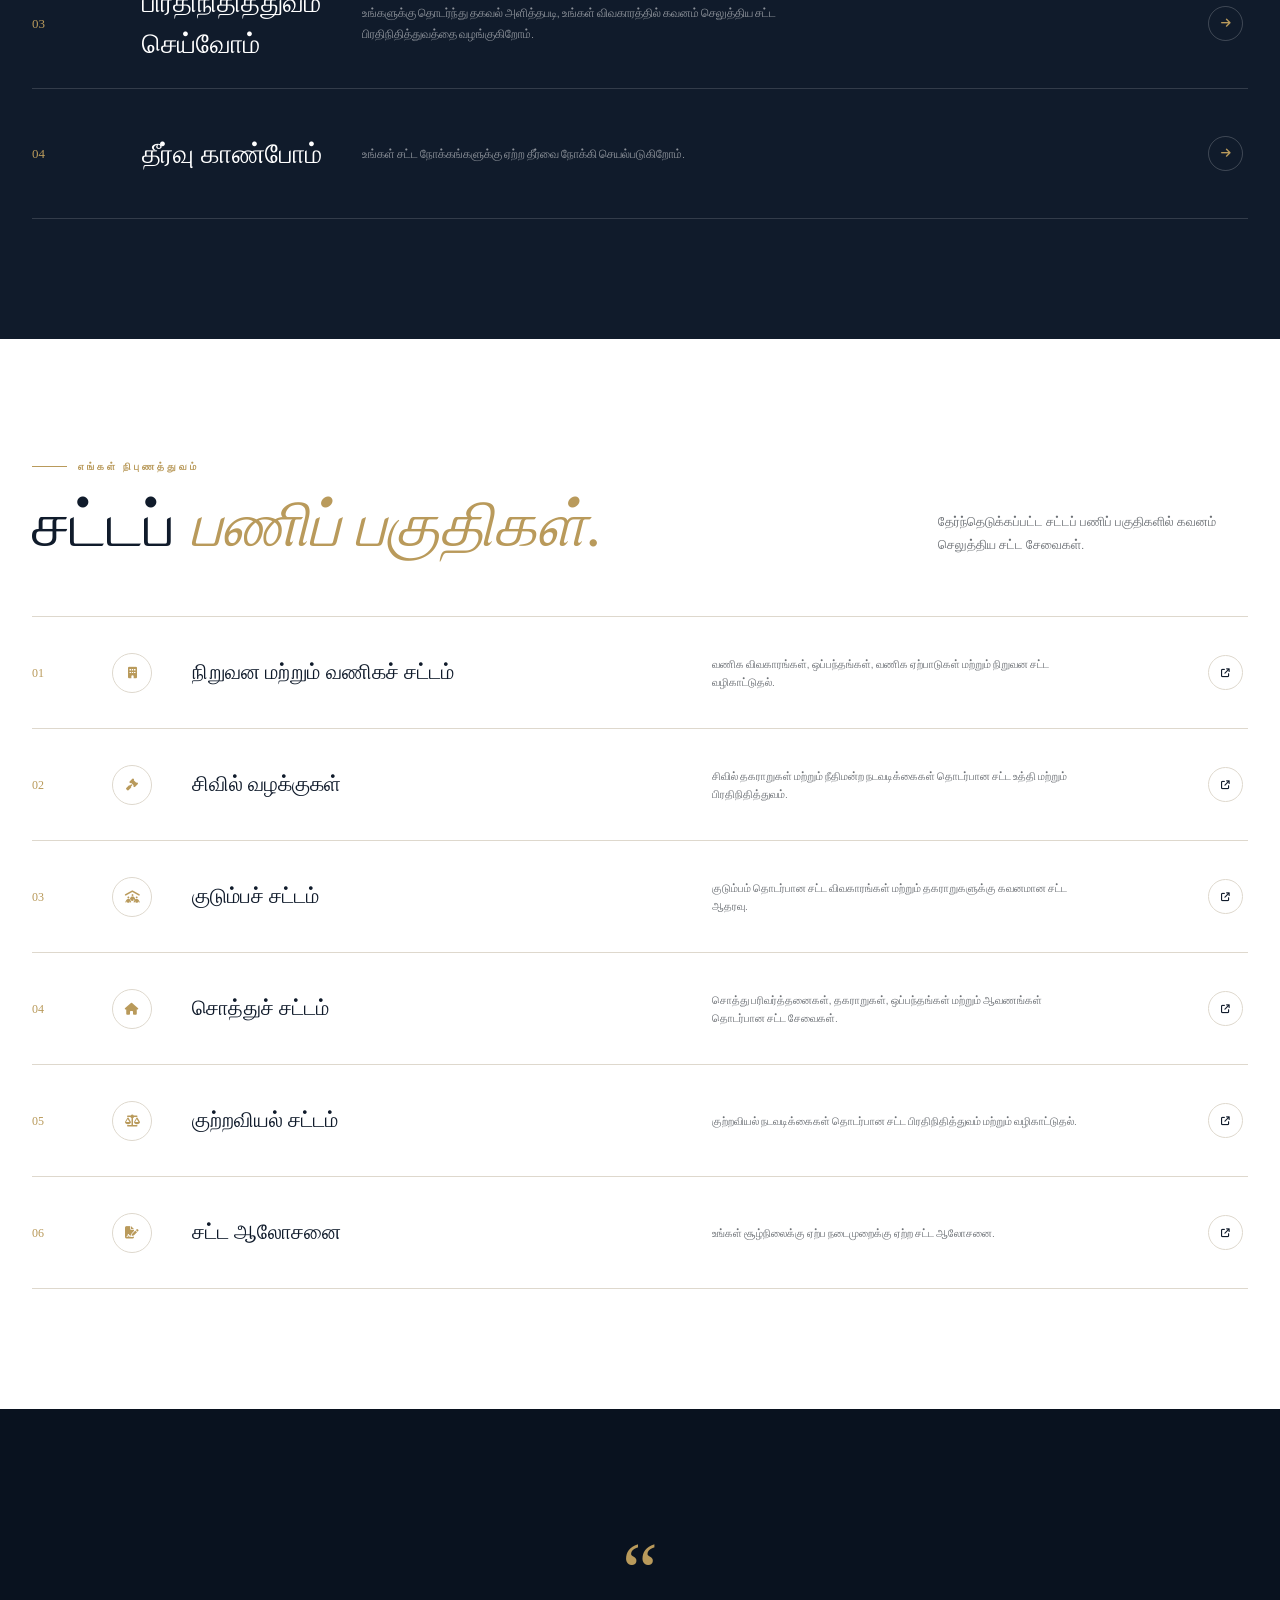
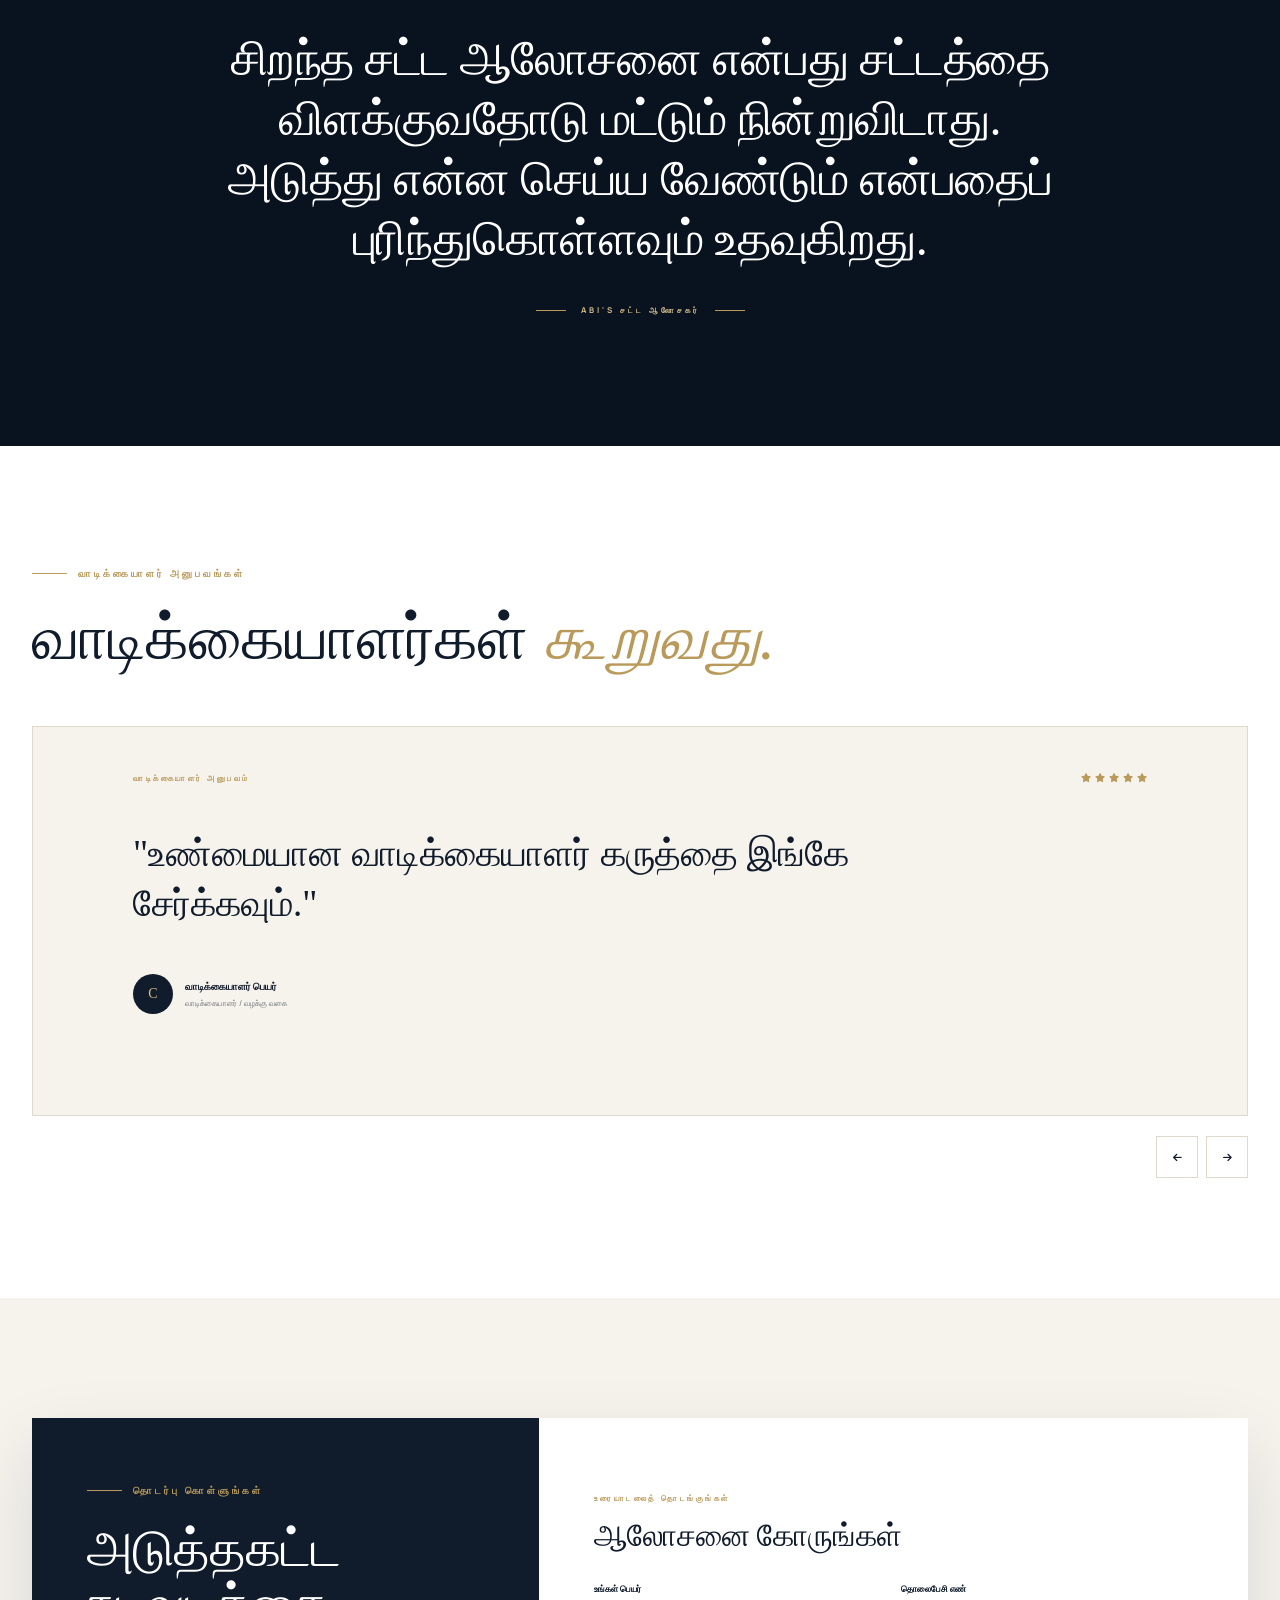
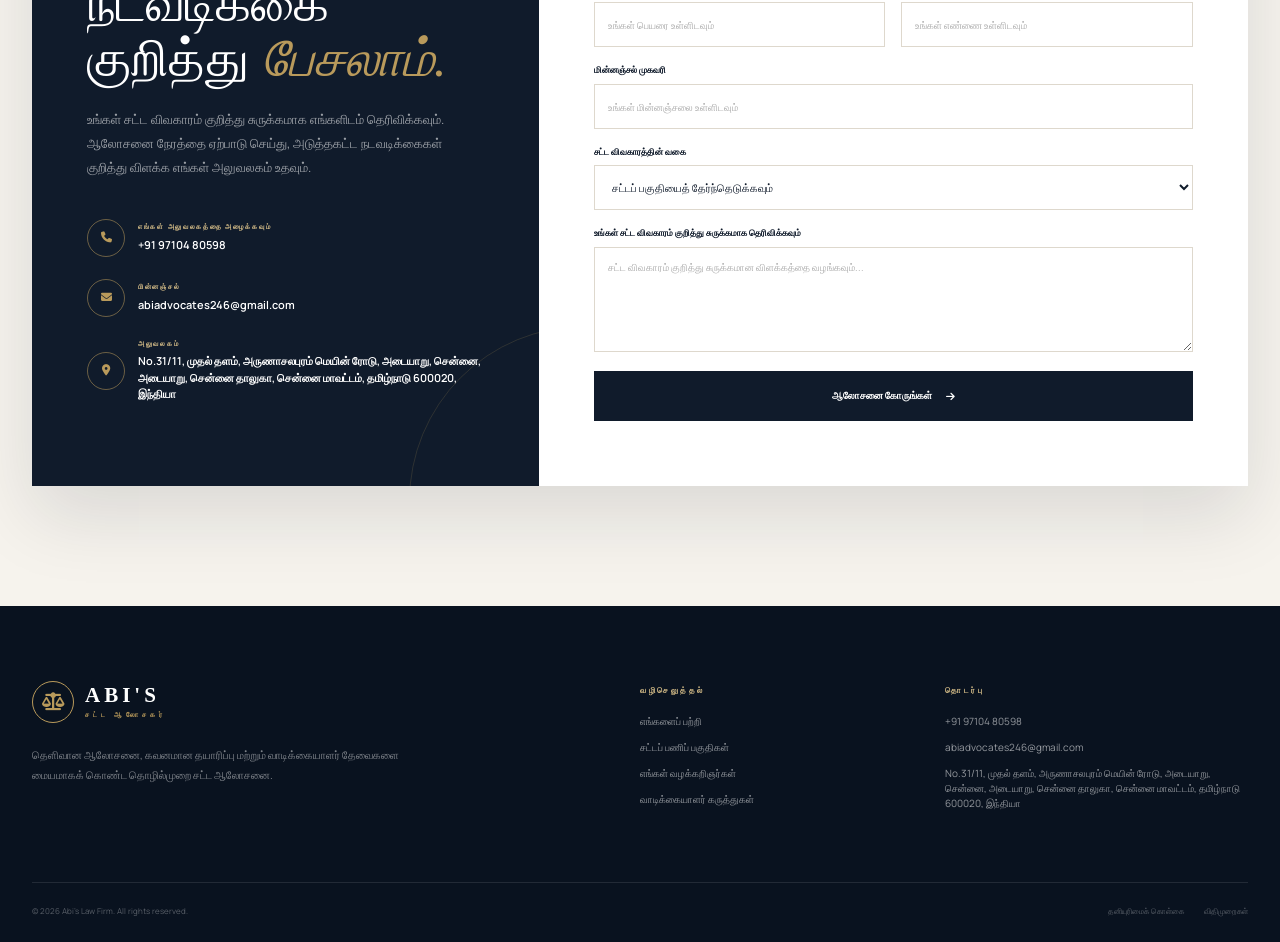
<file: Abi's Law Associate/html/tamil.html>
<!DOCTYPE html>
<html lang="ta">

<head>

    <meta charset="UTF-8">

    <meta name="viewport" content="width=device-width, initial-scale=1.0">

    <meta name="description"
        content="Abi's Law Firm தனிநபர்கள், குடும்பங்கள் மற்றும் நிறுவனங்களுக்கு தெளிவான சட்ட ஆலோசனை, திட்டமிட்ட சட்ட பிரதிநிதித்துவம் மற்றும் நடைமுறை வழிகாட்டுதலை வழங்குகிறது.">

    <meta name="theme-color" content="#101b2b">

    <title>Abi's | Law Associate</title>

    <!-- GOOGLE FONTS -->
    <link rel="preconnect" href="https://fonts.googleapis.com">

    <link rel="preconnect" href="https://fonts.gstatic.com" crossorigin>

    <link
        href="https://fonts.googleapis.com/css2?family=Cormorant+Garamond:wght@500;600;700&family=Manrope:wght@400;500;600;700&display=swap"
        rel="stylesheet">

    <!-- GOOGLE FONTS -->
    <link rel="icon" type="image/png" href="../image/Abis_Law_Associate.png">

    <!-- BOOTSTRAP -->

    <link href="https://cdn.jsdelivr.net/npm/bootstrap@5.3.8/dist/css/bootstrap.min.css" rel="stylesheet">


    <!-- FONT AWESOME -->

    <link rel="stylesheet" href="https://cdnjs.cloudflare.com/ajax/libs/font-awesome/6.7.2/css/all.min.css">


    <!-- AOS -->

    <link href="https://unpkg.com/aos@2.3.1/dist/aos.css" rel="stylesheet">


    <!-- CUSTOM CSS -->

    <link rel="stylesheet" href="../css/style.css">

</head>


<body>


    <!-- ================================================= -->
    <!-- NAVBAR -->
    <!-- ================================================= -->

    <nav class="navbar navbar-expand-lg fixed-top" id="mainNavbar">

        <div class="container">


            <a class="navbar-brand" href="#home" aria-label="Abi's சட்ட ஆலோசகர்">

                <span class="brand-mark">

                    <i class="fa-solid fa-scale-balanced"></i>

                </span>

                <span class="brand-copy">

                    <span class="brand-name">
                        ABI'S
                    </span>

                    <span class="brand-subtitle">
                        LAW ASSOCIATE
                    </span>

                </span>

            </a>


            <button class="navbar-toggler" type="button" data-bs-toggle="collapse" data-bs-target="#mainMenu"
                aria-controls="mainMenu" aria-expanded="false" aria-label="வழிசெலுத்தலை மாற்றவும்">

                <span></span>
                <span></span>
                <span></span>

            </button>


            <div class="collapse navbar-collapse" id="mainMenu">

                <ul class="navbar-nav ms-auto align-items-lg-center">


                    <!-- LANGUAGE TOGGLE -->

                    <li class="nav-item language-item">

                        <button type="button" id="languageToggle" class="language-toggle" aria-label="மொழியை மாற்றவும்">

                            <span class="language-label language-en">EN</span>

                            <span class="language-switch">
                                <span class="language-switch-dot"></span>
                            </span>

                            <span class="language-label language-ta">தமிழ்</span>

                        </button>

                    </li>


                    <li class="nav-item">
                        <a class="nav-link active" href="#home">
                            முகப்பு
                        </a>
                    </li>

                    <li class="nav-item">
                        <a class="nav-link" href="#about">
                            எங்களைப் பற்றி
                        </a>
                    </li>

                    <li class="nav-item">
                        <a class="nav-link" href="#services">
                            சேவைகள்
                        </a>
                    </li>


                    <li class="nav-item">
                        <a class="nav-link" href="#reviews">
                            வாடிக்கையாளர் கருத்துகள்
                        </a>
                    </li>

                    <li class="nav-item nav-cta-item">

                        <a href="#contact" class="nav-cta">

                            பேசலாம்

                            <i class="fa-solid fa-arrow-up-right-from-square"></i>

                        </a>

                    </li>

                </ul>

            </div>

        </div>

    </nav>



    <!-- ================================================= -->
    <!-- HERO -->
    <!-- ================================================= -->

    <main>

        <section id="home" class="hero-section">

            <div class="hero-orbit"></div>

            <div class="hero-grid"></div>


            <div class="container">

                <div class="row align-items-center hero-row">


                    <!-- HERO CONTENT -->

                    <div class="col-lg-6 hero-content" data-aos="fade-up" data-aos-duration="900">


                        <div class="hero-kicker">

                            <span class="kicker-line"></span>

                            <span>
                                நம்பகமான சட்ட ஆலோசனை
                            </span>

                        </div>


                        <h1 class="hero-title">

                            சட்ட சிக்கல்கள்
                            <br>

                            அதிகமாக இருக்கும் போது,

                            <em>
                                தெளிவு முக்கியம்.
                            </em>

                        </h1>


                        <p class="hero-text">

                            முக்கியமான சட்ட விவகாரங்களுக்கு
                            கவனமான சட்ட ஆலோசனை, திட்டமிட்ட
                            சட்ட பிரதிநிதித்துவம் மற்றும்
                            நடைமுறை வழிகாட்டுதல்.

                        </p>


                        <div class="hero-actions">

                            <a href="#contact" class="button button-dark">

                                <span>
                                    ஆலோசனை நேரத்தை முன்பதிவு செய்யுங்கள்
                                </span>

                                <i class="fa-solid fa-arrow-right"></i>

                            </a>


                            <a href="tel:+919710480598" class="button button-outline">

                                <i class="fa-solid fa-phone"></i>

                                <span>
                                    எங்கள் அலுவலகத்தை அழைக்கவும்
                                </span>

                            </a>


                            <a href="https://www.google.com/maps/search/?api=1&query=SAM'S VALET, 17, Arunachalapuram Main Rd, Arunachalapuram, Adyar, Chennai, Tamil Nadu 600020"
                                target="_blank" rel="noopener noreferrer" class="button button-outline">

                                <i class="fa-solid fa-location-dot"></i>

                                <span>
                                    அலுவலக இருப்பிடத்தைப் பார்க்கவும்
                                </span>

                            </a>

                        </div>


                        <div class="hero-trust">


                            <div class="trust-item">

                                <div class="trust-symbol">
                                    <i class="fa-regular fa-clock"></i>
                                </div>

                                <div>
                                    <strong>
                                        தனிப்பட்ட
                                    </strong>

                                    <span>
                                        கவனம்
                                    </span>
                                </div>

                            </div>


                            <div class="trust-separator"></div>


                            <div class="trust-item">

                                <div class="trust-symbol">
                                    <i class="fa-solid fa-scale-balanced"></i>
                                </div>

                                <div>
                                    <strong>
                                        திட்டமிட்ட
                                    </strong>

                                    <span>
                                        ஆலோசனை
                                    </span>
                                </div>

                            </div>


                            <div class="trust-separator"></div>


                            <div class="trust-item">

                                <div class="trust-symbol">
                                    <i class="fa-solid fa-shield-halved"></i>
                                </div>

                                <div>
                                    <strong>
                                        வாடிக்கையாளர்
                                    </strong>

                                    <span>
                                        மைய அணுகுமுறை
                                    </span>
                                </div>

                            </div>


                        </div>

                    </div>



                    <!-- HERO IMAGE -->

                    <div class="col-lg-6" data-aos="fade-left" data-aos-duration="1000" data-aos-delay="150">


                        <div class="hero-visual">


                            <div class="hero-image-wrap">

                                <img src="../image/Bharathi.jpeg" alt="தொழில்முறை சட்ட ஆலோசனை" class="hero-image"
                                    loading="eager">

                                <div class="hero-image-shade"></div>


                                <div class="hero-image-caption">

                                    <span>
                                        Abi's
                                    </span>

                                    <small>
                                        சட்ட ஆலோசனை
                                    </small>

                                </div>

                            </div>


                            <div class="hero-frame"></div>


                            <div class="hero-floating-card">

                                <div class="floating-icon">

                                    <i class="fa-solid fa-scale-balanced"></i>

                                </div>

                                <div>

                                    <strong>
                                        E. Bharathidasan, B.A., B.L.
                                    </strong>

                                    <span>
                                        வழக்கறிஞர், சென்னை உயர்நீதிமன்றம்
                                    </span>

                                </div>

                            </div>

                        </div>

                    </div>

                </div>

            </div>

        </section>



        <!-- ================================================= -->
        <!-- STATEMENT -->
        <!-- ================================================= -->

        <section class="statement-section">


            <div class="container">

                <div class="statement-inner" data-aos="fade-up">


                    <div class="statement-index">
                        01
                    </div>


                    <div class="statement-main">

                        <p class="statement-eyebrow">
                            மாறுபட்ட அணுகுமுறை
                        </p>


                        <h2>

                            சட்டம் சிக்கலானதாக இருக்கலாம்.

                            <em>
                                உங்கள் சட்ட ஆலோசனை
                                அப்படி இருக்க வேண்டியதில்லை.
                            </em>

                        </h2>

                    </div>


                    <div class="statement-copy">

                        <p>

                            சிறந்த சட்ட பிரதிநிதித்துவம்
                            புரிதலிலிருந்து தொடங்குகிறது.
                            உங்கள் கருத்துகளைக் கவனமாகக் கேட்டு,
                            முக்கியமானவற்றை அடையாளம் கண்டு,
                            நடைமுறைக்கு ஏற்ற அடுத்தகட்ட
                            நடவடிக்கையை உருவாக்குகிறோம்.

                        </p>

                    </div>


                </div>

            </div>

        </section>



        <!-- ================================================= -->
        <!-- ABOUT -->
        <!-- ================================================= -->

        <section id="about" class="about-section">


            <div class="container">


                <div class="row align-items-center g-5">


                    <!-- IMAGE -->

                    <div class="col-lg-6" data-aos="fade-right">


                        <div class="about-visual">


                            <div class="about-image">

                                <img src="../image/Bharathi2.jpeg" alt="சட்டப் பணியில் ஈடுபட்டுள்ள சட்ட நிபுணர்"
                                    loading="lazy">

                            </div>


                            <div class="about-label">

                                <span>
                                    A
                                </span>

                                <div>

                                    <strong>
                                        ABI' S
                                    </strong>

                                    <small>
                                        LAW ASSOCIATE
                                    </small>

                                </div>

                            </div>


                            <div class="about-outline"></div>

                        </div>

                    </div>



                    <!-- CONTENT -->

                    <div class="col-lg-6" data-aos="fade-left">


                        <div class="about-content">


                            <div class="section-kicker">

                                <span></span>

                                எங்கள் நிறுவனம்

                            </div>


                            <h2>

                                ஆவணங்களை மட்டும் மையமாகக் கொள்ளாமல்,

                                <em>
                                    மக்களை மையமாகக் கொண்ட
                                    சட்ட ஆலோசனை.
                                </em>

                            </h2>


                            <p>

                                Abi's-ல், ஒவ்வொரு சட்ட
                                விவகாரத்தையும் கவனமான
                                தயாரிப்பு, நடைமுறை சிந்தனை
                                மற்றும் நேரடியான தொடர்புடன்
                                அணுகுகிறோம்.

                            </p>


                            <p>

                                நீங்கள் ஒரு நிறுவனத்தைப்
                                பாதுகாப்பதாக இருந்தாலும்,
                                ஒரு பிரச்சினையைத் தீர்ப்பதாக
                                இருந்தாலும், குடும்பம் தொடர்பான
                                விவகாரத்தை எதிர்கொண்டாலும் அல்லது
                                சிக்கலான சட்டப் பிரச்சினையில்
                                இருப்பினும், உங்கள் விருப்பங்களை
                                தெளிவாகப் புரிந்துகொள்ள உதவுவதில்
                                நாங்கள் கவனம் செலுத்துகிறோம்.

                            </p>


                            <div class="about-points">


                                <div class="about-point">

                                    <span>
                                        01
                                    </span>

                                    <strong>
                                        தெளிவான ஆலோசனை
                                    </strong>

                                </div>


                                <div class="about-point">

                                    <span>
                                        02
                                    </span>

                                    <strong>
                                        நடைமுறை உத்தி
                                    </strong>

                                </div>


                                <div class="about-point">

                                    <span>
                                        03
                                    </span>

                                    <strong>
                                        நேரடியான தொடர்பு
                                    </strong>

                                </div>


                            </div>


                            <a href="#contact" class="inline-link">

                                மேலும் அறிய

                                <i class="fa-solid fa-arrow-right"></i>

                            </a>

                        </div>

                    </div>


                </div>

            </div>

        </section>



        <!-- ================================================= -->
        <!-- APPROACH -->
        <!-- ================================================= -->

        <section class="approach-section">


            <div class="container">


                <div class="approach-heading">


                    <div class="section-kicker section-kicker-light" data-aos="fade-up">

                        <span></span>

                        எங்கள் அணுகுமுறை

                    </div>


                    <h2 data-aos="fade-up" data-aos-delay="100">

                        தெளிவான சிந்தனை.

                        <em>
                            கவனம் செலுத்திய செயல்பாடு.
                        </em>

                    </h2>


                    <p data-aos="fade-up" data-aos-delay="150">

                        உங்கள் சட்ட விவகாரத்தைத் தெளிவாகவும்,
                        புரிந்துகொள்ளக்கூடிய வகையிலும்,
                        சரியான திசையில் முன்னேற்றும் வகையிலும்
                        வடிவமைக்கப்பட்ட எளிய நடைமுறை.

                    </p>

                </div>



                <div class="approach-list">


                    <div class="approach-item" data-aos="fade-up">


                        <div class="approach-number">
                            01
                        </div>

                        <div class="approach-title">
                            புரிந்துகொள்வோம்
                        </div>

                        <div class="approach-description">

                            உங்கள் நிலைமை, நோக்கங்கள் மற்றும்
                            கவலைகளை கவனமாகக் கேட்டு
                            புரிந்துகொள்கிறோம்.

                        </div>

                        <div class="approach-arrow">

                            <i class="fa-solid fa-arrow-right"></i>

                        </div>

                    </div>



                    <div class="approach-item" data-aos="fade-up" data-aos-delay="100">


                        <div class="approach-number">
                            02
                        </div>

                        <div class="approach-title">
                            திட்டமிடுவோம்
                        </div>

                        <div class="approach-description">

                            சட்ட நிலைமையை மதிப்பிட்டு,
                            நடைமுறைக்கு ஏற்ற செயல்திட்டத்தை
                            உருவாக்குகிறோம்.

                        </div>

                        <div class="approach-arrow">

                            <i class="fa-solid fa-arrow-right"></i>

                        </div>

                    </div>



                    <div class="approach-item" data-aos="fade-up" data-aos-delay="200">


                        <div class="approach-number">
                            03
                        </div>

                        <div class="approach-title">
                            பிரதிநிதித்துவம் செய்வோம்
                        </div>

                        <div class="approach-description">

                            உங்களுக்கு தொடர்ந்து தகவல்
                            அளித்தபடி, உங்கள் விவகாரத்தில்
                            கவனம் செலுத்திய சட்ட பிரதிநிதித்துவத்தை
                            வழங்குகிறோம்.

                        </div>

                        <div class="approach-arrow">

                            <i class="fa-solid fa-arrow-right"></i>

                        </div>

                    </div>



                    <div class="approach-item" data-aos="fade-up" data-aos-delay="300">


                        <div class="approach-number">
                            04
                        </div>

                        <div class="approach-title">
                            தீர்வு காண்போம்
                        </div>

                        <div class="approach-description">

                            உங்கள் சட்ட நோக்கங்களுக்கு
                            ஏற்ற தீர்வை நோக்கி
                            செயல்படுகிறோம்.

                        </div>

                        <div class="approach-arrow">

                            <i class="fa-solid fa-arrow-right"></i>

                        </div>

                    </div>


                </div>

            </div>

        </section>



        <!-- ================================================= -->
        <!-- PRACTICE AREAS -->
        <!-- ================================================= -->

        <section id="services" class="practice-section">


            <div class="container">


                <div class="practice-header" data-aos="fade-up">


                    <div>

                        <div class="section-kicker">

                            <span></span>

                            எங்கள் நிபுணத்துவம்

                        </div>


                        <h2>

                            சட்டப்

                            <em>
                                பணிப் பகுதிகள்.
                            </em>

                        </h2>

                    </div>


                    <p>

                        தேர்ந்தெடுக்கப்பட்ட சட்டப் பணிப்
                        பகுதிகளில் கவனம் செலுத்திய
                        சட்ட சேவைகள்.

                    </p>

                </div>



                <div class="practice-list">


                    <!-- 01 -->

                    <a href="#contact" class="practice-row" data-aos="fade-up">


                        <span class="practice-no">
                            01
                        </span>


                        <span class="practice-icon">

                            <i class="fa-solid fa-building"></i>

                        </span>


                        <span class="practice-name">

                            நிறுவன மற்றும் வணிகச் சட்டம்

                        </span>


                        <span class="practice-description">

                            வணிக விவகாரங்கள், ஒப்பந்தங்கள்,
                            வணிக ஏற்பாடுகள் மற்றும் நிறுவன
                            சட்ட வழிகாட்டுதல்.

                        </span>


                        <span class="practice-go">

                            <i class="fa-solid fa-arrow-up-right-from-square"></i>

                        </span>

                    </a>



                    <!-- 02 -->

                    <a href="#contact" class="practice-row" data-aos="fade-up" data-aos-delay="75">


                        <span class="practice-no">
                            02
                        </span>


                        <span class="practice-icon">

                            <i class="fa-solid fa-gavel"></i>

                        </span>


                        <span class="practice-name">

                            சிவில் வழக்குகள்

                        </span>


                        <span class="practice-description">

                            சிவில் தகராறுகள் மற்றும்
                            நீதிமன்ற நடவடிக்கைகள் தொடர்பான
                            சட்ட உத்தி மற்றும் பிரதிநிதித்துவம்.

                        </span>


                        <span class="practice-go">

                            <i class="fa-solid fa-arrow-up-right-from-square"></i>

                        </span>

                    </a>



                    <!-- 03 -->

                    <a href="#contact" class="practice-row" data-aos="fade-up" data-aos-delay="150">


                        <span class="practice-no">
                            03
                        </span>


                        <span class="practice-icon">

                            <i class="fa-solid fa-people-roof"></i>

                        </span>


                        <span class="practice-name">

                            குடும்பச் சட்டம்

                        </span>


                        <span class="practice-description">

                            குடும்பம் தொடர்பான சட்ட
                            விவகாரங்கள் மற்றும் தகராறுகளுக்கு
                            கவனமான சட்ட ஆதரவு.

                        </span>


                        <span class="practice-go">

                            <i class="fa-solid fa-arrow-up-right-from-square"></i>

                        </span>

                    </a>



                    <!-- 04 -->

                    <a href="#contact" class="practice-row" data-aos="fade-up" data-aos-delay="225">


                        <span class="practice-no">
                            04
                        </span>


                        <span class="practice-icon">

                            <i class="fa-solid fa-house"></i>

                        </span>


                        <span class="practice-name">

                            சொத்துச் சட்டம்

                        </span>


                        <span class="practice-description">

                            சொத்து பரிவர்த்தனைகள், தகராறுகள்,
                            ஒப்பந்தங்கள் மற்றும் ஆவணங்கள் தொடர்பான
                            சட்ட சேவைகள்.

                        </span>


                        <span class="practice-go">

                            <i class="fa-solid fa-arrow-up-right-from-square"></i>

                        </span>

                    </a>



                    <!-- 05 -->

                    <a href="#contact" class="practice-row" data-aos="fade-up" data-aos-delay="300">


                        <span class="practice-no">
                            05
                        </span>


                        <span class="practice-icon">

                            <i class="fa-solid fa-scale-balanced"></i>

                        </span>


                        <span class="practice-name">

                            குற்றவியல் சட்டம்

                        </span>


                        <span class="practice-description">

                            குற்றவியல் நடவடிக்கைகள் தொடர்பான
                            சட்ட பிரதிநிதித்துவம் மற்றும்
                            வழிகாட்டுதல்.

                        </span>


                        <span class="practice-go">

                            <i class="fa-solid fa-arrow-up-right-from-square"></i>

                        </span>

                    </a>



                    <!-- 06 -->

                    <a href="#contact" class="practice-row" data-aos="fade-up" data-aos-delay="375">


                        <span class="practice-no">
                            06
                        </span>


                        <span class="practice-icon">

                            <i class="fa-solid fa-file-signature"></i>

                        </span>


                        <span class="practice-name">

                            சட்ட ஆலோசனை

                        </span>


                        <span class="practice-description">

                            உங்கள் சூழ்நிலைக்கு ஏற்ப
                            நடைமுறைக்கு ஏற்ற சட்ட ஆலோசனை.

                        </span>


                        <span class="practice-go">

                            <i class="fa-solid fa-arrow-up-right-from-square"></i>

                        </span>

                    </a>


                </div>

            </div>

        </section>





        <!-- ================================================= -->
        <!-- QUOTE -->
        <!-- ================================================= -->

        <section class="quote-section">


            <div class="container">


                <div class="quote-inner" data-aos="fade-up">


                    <span class="quote-symbol">
                        “
                    </span>


                    <blockquote>

                        சிறந்த சட்ட ஆலோசனை என்பது
                        சட்டத்தை விளக்குவதோடு மட்டும்
                        நின்றுவிடாது. அடுத்து என்ன
                        செய்ய வேண்டும் என்பதைப்
                        புரிந்துகொள்ளவும் உதவுகிறது.

                    </blockquote>

                    <div class="quote-meta">

                        <span></span>

                        ABI'S சட்ட ஆலோசகர்

                        <span></span>

                    </div>

                </div>

            </div>

        </section>



        <!-- ================================================= -->
        <!-- REVIEWS -->
        <!-- ================================================= -->

        <section id="reviews" class="reviews-section">


            <div class="container">


                <div class="reviews-heading" data-aos="fade-up">


                    <div class="section-kicker">

                        <span></span>

                        வாடிக்கையாளர் அனுபவங்கள்

                    </div>


                    <h2>

                        வாடிக்கையாளர்கள்

                        <em>
                            கூறுவது.
                        </em>

                    </h2>

                </div>



                <div id="reviewCarousel" class="carousel slide" data-bs-ride="carousel">


                    <div class="carousel-inner">


                        <!-- REVIEW 1 -->

                        <div class="carousel-item active">

                            <div class="review-card">


                                <div class="review-top">

                                    <span>
                                        வாடிக்கையாளர் அனுபவம்
                                    </span>

                                    <div class="review-stars">

                                        <i class="fa-solid fa-star"></i>
                                        <i class="fa-solid fa-star"></i>
                                        <i class="fa-solid fa-star"></i>
                                        <i class="fa-solid fa-star"></i>
                                        <i class="fa-solid fa-star"></i>

                                    </div>

                                </div>


                                <blockquote>

                                    "உண்மையான வாடிக்கையாளர்
                                    கருத்தை இங்கே சேர்க்கவும்."

                                </blockquote>


                                <div class="review-author">

                                    <div class="review-avatar">
                                        C
                                    </div>

                                    <div>

                                        <strong>
                                            வாடிக்கையாளர் பெயர்
                                        </strong>

                                        <span>
                                            வாடிக்கையாளர் / வழக்கு வகை
                                        </span>

                                    </div>

                                </div>

                            </div>

                        </div>



                        <!-- REVIEW 2 -->

                        <div class="carousel-item">

                            <div class="review-card">


                                <div class="review-top">

                                    <span>
                                        வாடிக்கையாளர் அனுபவம்
                                    </span>

                                    <div class="review-stars">

                                        <i class="fa-solid fa-star"></i>
                                        <i class="fa-solid fa-star"></i>
                                        <i class="fa-solid fa-star"></i>
                                        <i class="fa-solid fa-star"></i>
                                        <i class="fa-solid fa-star"></i>

                                    </div>

                                </div>


                                <blockquote>

                                    "மற்றொரு உண்மையான
                                    வாடிக்கையாளர் அனுபவத்தை
                                    இங்கே சேர்க்கவும்."

                                </blockquote>


                                <div class="review-author">

                                    <div class="review-avatar">
                                        C
                                    </div>

                                    <div>

                                        <strong>
                                            வாடிக்கையாளர் பெயர்
                                        </strong>

                                        <span>
                                            வாடிக்கையாளர் / வழக்கு வகை
                                        </span>

                                    </div>

                                </div>

                            </div>

                        </div>



                        <!-- REVIEW 3 -->

                        <div class="carousel-item">

                            <div class="review-card">


                                <div class="review-top">

                                    <span>
                                        வாடிக்கையாளர் அனுபவம்
                                    </span>

                                    <div class="review-stars">

                                        <i class="fa-solid fa-star"></i>
                                        <i class="fa-solid fa-star"></i>
                                        <i class="fa-solid fa-star"></i>
                                        <i class="fa-solid fa-star"></i>
                                        <i class="fa-solid fa-star"></i>

                                    </div>

                                </div>


                                <blockquote>

                                    "உண்மையான மற்றும்
                                    அங்கீகரிக்கப்பட்ட வாடிக்கையாளர்
                                    கருத்துகளை மட்டுமே வெளியிடவும்."

                                </blockquote>


                                <div class="review-author">

                                    <div class="review-avatar">
                                        C
                                    </div>

                                    <div>

                                        <strong>
                                            வாடிக்கையாளர் பெயர்
                                        </strong>

                                        <span>
                                            வாடிக்கையாளர் / வழக்கு வகை
                                        </span>

                                    </div>

                                </div>

                            </div>

                        </div>


                    </div>


                    <div class="review-controls">


                        <button class="review-control" type="button" data-bs-target="#reviewCarousel"
                            data-bs-slide="prev" aria-label="முந்தைய கருத்து">

                            <i class="fa-solid fa-arrow-left"></i>

                        </button>


                        <button class="review-control" type="button" data-bs-target="#reviewCarousel"
                            data-bs-slide="next" aria-label="அடுத்த கருத்து">

                            <i class="fa-solid fa-arrow-right"></i>

                        </button>


                    </div>

                </div>

            </div>

        </section>



        <!-- ================================================= -->
        <!-- CONTACT -->
        <!-- ================================================= -->

        <section id="contact" class="contact-section">


            <div class="container">


                <div class="contact-box">


                    <div class="row g-0">


                        <!-- CONTACT INFO -->

                        <div class="col-lg-5" data-aos="fade-right">


                            <div class="contact-info">


                                <div class="section-kicker section-kicker-light">

                                    <span></span>

                                    தொடர்பு கொள்ளுங்கள்

                                </div>


                                <h2>

                                    அடுத்தகட்ட நடவடிக்கை குறித்து

                                    <em>
                                        பேசலாம்.
                                    </em>

                                </h2>


                                <p>

                                    உங்கள் சட்ட விவகாரம் குறித்து
                                    சுருக்கமாக எங்களிடம் தெரிவிக்கவும்.
                                    ஆலோசனை நேரத்தை ஏற்பாடு செய்து,
                                    அடுத்தகட்ட நடவடிக்கைகள் குறித்து
                                    விளக்க எங்கள் அலுவலகம் உதவும்.

                                </p>


                                <div class="contact-details">


                                    <a href="tel:+91 97104 80598" class="contact-item">


                                        <div class="contact-icon">

                                            <i class="fa-solid fa-phone"></i>

                                        </div>


                                        <div>

                                            <span>
                                                எங்கள் அலுவலகத்தை அழைக்கவும்
                                            </span>

                                            <strong>
                                                +91 97104 80598
                                            </strong>

                                        </div>

                                    </a>



                                    <a href="mailto:abiadvocates246@gmail.com" class="contact-item">


                                        <div class="contact-icon">

                                            <i class="fa-solid fa-envelope"></i>

                                        </div>


                                        <div>

                                            <span>
                                                மின்னஞ்சல்
                                            </span>

                                            <strong>
                                                abiadvocates246@gmail.com
                                            </strong>

                                        </div>

                                    </a>



                                    <div class="contact-item">


                                        <div class="contact-icon">

                                            <i class="fa-solid fa-location-dot"></i>

                                        </div>


                                        <div>

                                            <span>
                                                அலுவலகம்
                                            </span>

                                            <strong>
                                                No.31/11, முதல் தளம், அருணாசலபுரம் மெயின் ரோடு, அடையாறு,
                                                சென்னை, அடையாறு, சென்னை தாலுகா, சென்னை மாவட்டம்,
                                                தமிழ்நாடு 600020, இந்தியா
                                            </strong>

                                        </div>

                                    </div>


                                </div>


                            </div>

                        </div>



                        <!-- FORM -->

                        <div class="col-lg-7" data-aos="fade-left">


                            <div class="contact-form">


                                <div class="form-intro">

                                    <span>
                                        உரையாடலைத் தொடங்குங்கள்
                                    </span>

                                    <h3>
                                        ஆலோசனை கோருங்கள்
                                    </h3>

                                </div>

                                <form action="#" method="POST">


                                    <div class="row g-3">


                                        <div class="col-md-6">

                                            <label for="name">
                                                உங்கள் பெயர்
                                            </label>

                                            <input type="text" id="name" name="name"
                                                placeholder="உங்கள் பெயரை உள்ளிடவும்" autocomplete="name" required>

                                        </div>


                                        <div class="col-md-6">

                                            <label for="phone">
                                                தொலைபேசி எண்
                                            </label>

                                            <input type="tel" id="phone" name="phone"
                                                placeholder="உங்கள் எண்ணை உள்ளிடவும்" autocomplete="tel" required>

                                        </div>


                                        <div class="col-12">

                                            <label for="email">
                                                மின்னஞ்சல் முகவரி
                                            </label>

                                            <input type="email" id="email" name="email"
                                                placeholder="உங்கள் மின்னஞ்சலை உள்ளிடவும்" autocomplete="email">

                                        </div>


                                        <div class="col-12">

                                            <label for="matter">
                                                சட்ட விவகாரத்தின் வகை
                                            </label>

                                            <select id="matter" name="matter">

                                                <option value="">
                                                    சட்டப் பகுதியைத் தேர்ந்தெடுக்கவும்
                                                </option>

                                                <option value="corporate">
                                                    நிறுவன மற்றும் வணிகச் சட்டம்
                                                </option>

                                                <option value="civil">
                                                    சிவில் வழக்குகள்
                                                </option>

                                                <option value="family">
                                                    குடும்பச் சட்டம்
                                                </option>

                                                <option value="property">
                                                    சொத்துச் சட்டம்
                                                </option>

                                                <option value="criminal">
                                                    குற்றவியல் சட்டம்
                                                </option>

                                                <option value="other">
                                                    மற்றவை
                                                </option>

                                            </select>

                                        </div>


                                        <div class="col-12">

                                            <label for="message">
                                                உங்கள் சட்ட விவகாரம் குறித்து சுருக்கமாக தெரிவிக்கவும்
                                            </label>

                                            <textarea id="message" name="message" rows="4"
                                                placeholder="சட்ட விவகாரம் குறித்து சுருக்கமான விளக்கத்தை வழங்கவும்..."
                                                required></textarea>

                                        </div>


                                        <div class="col-12">

                                            <button type="submit" class="form-button">

                                                ஆலோசனை கோருங்கள்

                                                <i class="fa-solid fa-arrow-right"></i>

                                            </button>

                                        </div>


                                    </div>

                                </form>

                            </div>

                        </div>


                    </div>

                </div>

            </div>

        </section>


    </main>



    <!-- ================================================= -->
    <!-- FOOTER -->
    <!-- ================================================= -->

    <footer class="footer-section">


        <div class="container">


            <div class="footer-top">


                <div class="footer-brand-area">


                    <a href="#home" class="footer-brand">


                        <span class="brand-mark">

                            <i class="fa-solid fa-scale-balanced"></i>

                        </span>


                        <span class="brand-copy">

                            <span class="brand-name">
                                ABI'S
                            </span>

                            <span class="brand-subtitle">
                                சட்ட ஆலோசகர்
                            </span>

                        </span>

                    </a>


                    <p>

                        தெளிவான ஆலோசனை, கவனமான
                        தயாரிப்பு மற்றும் வாடிக்கையாளர்
                        தேவைகளை மையமாகக் கொண்ட
                        தொழில்முறை சட்ட ஆலோசனை.

                    </p>

                </div>



                <div class="footer-column">

                    <h4>
                        வழிசெலுத்தல்
                    </h4>

                    <a href="#about">
                        எங்களைப் பற்றி
                    </a>

                    <a href="#services">
                        சட்டப் பணிப் பகுதிகள்
                    </a>

                    <a href="#lawyers">
                        எங்கள் வழக்கறிஞர்கள்
                    </a>

                    <a href="#reviews">
                        வாடிக்கையாளர் கருத்துகள்
                    </a>

                </div>



                <div class="footer-column">

                    <h4>
                        தொடர்பு
                    </h4>

                    <a href="tel:+9197104 80598">
                        +91 97104 80598
                    </a>

                    <a href="mailto:abiadvocates246@gmail.com">
                        abiadvocates246@gmail.com
                    </a>

                    <span>
                        No.31/11, முதல் தளம், அருணாசலபுரம் மெயின் ரோடு,
                        அடையாறு, சென்னை, அடையாறு, சென்னை தாலுகா,
                        சென்னை மாவட்டம், தமிழ்நாடு 600020, இந்தியா
                    </span>

                </div>


            </div>



            <div class="footer-bottom">


                <p>
                    © <span id="currentYear"></span> Abi's Law Firm. அனைத்து உரிமைகளும் பாதுகாக்கப்பட்டவை.
                </p>


                <div>

                    <a href="#">
                        தனியுரிமைக் கொள்கை
                    </a>

                    <a href="#">
                        விதிமுறைகள்
                    </a>

                </div>


            </div>


        </div>

    </footer>



    <!-- BOOTSTRAP JS -->

    <script src="https://cdn.jsdelivr.net/npm/bootstrap@5.3.8/dist/js/bootstrap.bundle.min.js">
    </script>


    <!-- AOS JS -->

    <script src="https://unpkg.com/aos@2.3.1/dist/aos.js">
    </script>


    <!-- CUSTOM JS -->

    <script src="../js/script.js"></script>


</body>

</html>
</file>
<file: Abi's Law Associate/css/style.css>
/* =========================================================
   Abi's LAW FIRM
   PREMIUM EDITORIAL DESIGN
   ========================================================= */


/* =========================================================
   VARIABLES
   ========================================================= */
   

   :root {

    --navy: #101b2b;
    --navy-deep: #09121f;
    --navy-soft: #17263a;

    --gold: #b99a5b;
    --gold-light: #d5bd88;

    --cream: #f6f3ed;
    --cream-dark: #eee9df;

    --white: #ffffff;
    --black: #161616;

    --gray: #6d7176;
    --gray-light: #96999d;

    --border: #ded8cd;
    --border-dark: rgba(255, 255, 255, 0.15);

    --container: 1240px;

    --transition: 0.35s ease;
}


/* =========================================================
   RESET
   ========================================================= */

*,
*::before,
*::after {
    box-sizing: border-box;
}


html {
    scroll-behavior: smooth;
    scroll-padding-top: 80px;
}

    body {
        font-family: 'Manrope', sans-serif;
        color: var(--black);
        background: var(--white);

        overflow-x: hidden;

        -webkit-font-smoothing: antialiased;
    }

    .hero-title,
    .statement-main h2,
    .about-content h2,
    .approach-heading h2,
    .practice-header h2,
    .quote-inner blockquote,
    .reviews-heading h2,
    .contact-info h2 {
        font-family: 'Cormorant Garamond', serif;
    }

img {
    max-width: 100%;

    display: block;
}


a {
    text-decoration: none;

    color: inherit;
}


button,
input,
textarea,
select {
    font-family: inherit;
}


button {
    cursor: pointer;
}


.container {
    width: 100%;

    max-width: var(--container);
}


::selection {
    background: var(--gold);

    color: var(--white);
}


/* =========================================================
   NAVBAR
   ========================================================= */

.navbar {
    height: 82px;

    background: rgba(255, 255, 255, 0.94);

    backdrop-filter: blur(18px);

    -webkit-backdrop-filter: blur(18px);

    border-bottom: 1px solid rgba(16, 27, 43, 0.08);

    transition:
        height var(--transition),
        box-shadow var(--transition),
        background var(--transition);

    z-index: 1000;
}


.navbar.scrolled {
    height: 70px;

    background: rgba(255, 255, 255, 0.98);

    box-shadow:
        0 12px 35px rgba(0, 0, 0, 0.08);
}


/* =========================================================
   BRAND
   ========================================================= */

.navbar-brand {
    display: inline-flex;

    align-items: center;

    gap: 11px;

    margin: 0;

    padding: 0;
}


.brand-mark {
    width: 42px;
    height: 42px;

    display: flex;

    align-items: center;

    justify-content: center;

    border: 1px solid var(--gold);

    border-radius: 50%;

    color: var(--gold);

    font-size: 18px;

    transition: var(--transition);

    flex-shrink: 0;
}


.navbar-brand:hover .brand-mark,
.footer-brand:hover .brand-mark {
    background: var(--gold);

    color: var(--white);

    transform: rotate(-8deg);
}


.brand-copy {
    display: flex;

    flex-direction: column;

    line-height: 1;
}


.brand-name {
    font-family: "Playfair Display", serif;

    font-size: 21px;

    font-weight: 700;

    letter-spacing: 4px;

    color: var(--navy);
}


.brand-subtitle {
    margin-top: 5px;

    font-size: 7px;

    font-weight: 700;

    letter-spacing: 4px;

    color: var(--gold);
}


/* =========================================================
   NAV LINKS
   ========================================================= */

.navbar-nav {
    gap: 4px;
}


.nav-link {
    position: relative;

    padding: 9px 13px !important;

    color: #50545a !important;

    font-size: 12px;

    font-weight: 600;

    transition: color var(--transition);
}


.nav-link::after {
    content: "";

    position: absolute;

    left: 13px;

    bottom: 2px;

    width: 0;

    height: 1px;

    background: var(--gold);

    transition: width var(--transition);
}


.nav-link:hover,
.nav-link.active {
    color: var(--navy) !important;
}


.nav-link:hover::after,
.nav-link.active::after {
    width: calc(100% - 26px);
}


/* =========================================================
   NAV CTA
   ========================================================= */

.nav-cta-item {
    margin-left: 15px;
}


.nav-cta {
    min-height: 44px;

    display: inline-flex;

    align-items: center;

    justify-content: center;

    gap: 12px;

    padding: 0 19px;

    background: var(--navy);

    color: var(--white);

    font-size: 11px;

    font-weight: 700;

    transition: var(--transition);
}


.nav-cta:hover {
    background: var(--gold);

    color: var(--white);

    transform: translateY(-2px);
}


.nav-cta i {
    font-size: 9px;
}


/* =========================================================
   CUSTOM MOBILE TOGGLER
   ========================================================= */

.navbar-toggler {
    width: 43px;
    height: 40px;

    display: flex;

    flex-direction: column;

    align-items: center;

    justify-content: center;

    gap: 5px;

    padding: 0;

    border: 1px solid var(--border);

    border-radius: 4px;

    background: var(--white);
}


.navbar-toggler span {
    width: 18px;

    height: 1px;

    display: block;

    background: var(--navy);

    transition: var(--transition);
}


.navbar-toggler:focus {
    box-shadow: none;
}


/* =========================================================
   HERO
   ========================================================= */

.hero-section {
    position: relative;

    min-height: 100vh;

    display: flex;

    align-items: center;

    overflow: hidden;

    background: var(--cream);

    padding-top: 82px;
}


.hero-row {
    min-height: calc(100vh - 82px);

    padding: 70px 0;
}


.hero-grid {
    position: absolute;

    inset: 0;

    opacity: 0.35;

    pointer-events: none;

    background-image:
        linear-gradient(
            rgba(16, 27, 43, 0.035) 1px,
            transparent 1px
        ),
        linear-gradient(
            90deg,
            rgba(16, 27, 43, 0.035) 1px,
            transparent 1px
        );

    background-size: 80px 80px;

    mask-image: linear-gradient(
        to right,
        black,
        transparent 70%
    );
}


.hero-orbit {
    position: absolute;

    width: 680px;
    height: 680px;

    border: 1px solid rgba(185, 154, 91, 0.23);

    border-radius: 50%;

    right: -360px;

    top: -270px;

    pointer-events: none;
}


.hero-orbit::before {
    content: "";

    position: absolute;

    width: 480px;
    height: 480px;

    border: 1px solid rgba(185, 154, 91, 0.13);

    border-radius: 50%;

    top: 100px;

    left: 100px;
}


/* =========================================================
   HERO CONTENT
   ========================================================= */

.hero-content {
    position: relative;

    z-index: 4;
}


.hero-kicker,
.section-kicker {
    display: flex;

    align-items: center;

    gap: 11px;

    color: var(--gold);

    font-size: 10px;

    font-weight: 700;

    letter-spacing: 3px;
}


.kicker-line,
.section-kicker span {
    width: 35px;

    height: 1px;

    display: block;

    background: var(--gold);

    flex-shrink: 0;
}


.hero-kicker {
    margin-bottom: 24px;
}


.hero-title {
    max-width: 720px;

    margin: 0 0 27px;

    font-family: "Playfair Display", serif;

    color: var(--navy);

    font-size: clamp(50px, 5.3vw, 77px);

    font-weight: 600;

    line-height: 1.02;

    letter-spacing: -2px;
}


.hero-title em {
    display: inline;

    color: var(--gold);

    font-style: italic;

    font-weight: 500;
}


.hero-text {
    max-width: 520px;

    margin: 0 0 33px;

    color: var(--gray);

    font-size: 15px;

    line-height: 1.85;
}


/* =========================================================
   HERO ACTIONS
   ========================================================= */

.hero-actions {
    display: flex;

    align-items: center;

    gap: 12px;

    margin-bottom: 46px;
}


.button {
    min-height: 52px;

    display: inline-flex;

    align-items: center;

    justify-content: center;

    gap: 16px;

    padding: 0 20px;

    font-size: 11px;

    font-weight: 700;

    transition: var(--transition);
}


.button-dark {
    background: var(--navy);

    border: 1px solid var(--navy);

    color: var(--white);
}


.button-dark:hover {
    background: var(--gold);

    border-color: var(--gold);

    color: var(--white);

    transform: translateY(-3px);

    box-shadow:
        0 14px 30px rgba(16, 27, 43, 0.15);
}


.button-outline {
    border: 1px solid #c8c1b5;

    color: var(--navy);

    background: transparent;
}


.button-outline:hover {
    border-color: var(--navy);

    background: var(--navy);

    color: var(--white);

    transform: translateY(-3px);
}


.button i {
    font-size: 11px;
}


/* =========================================================
   HERO TRUST
   ========================================================= */

.hero-trust {
    display: flex;

    align-items: center;

    gap: 21px;
}


.trust-item {
    display: flex;

    align-items: center;

    gap: 9px;
}


.trust-symbol {
    width: 32px;
    height: 32px;

    display: flex;

    align-items: center;

    justify-content: center;

    border: 1px solid #d7d0c4;

    border-radius: 50%;

    color: var(--gold);

    font-size: 12px;
}


.trust-item strong,
.trust-item span {
    display: block;
}


.trust-item strong {
    color: var(--navy);

    font-size: 10px;

    line-height: 1.2;
}


.trust-item span {
    margin-top: 2px;

    color: var(--gray);

    font-size: 8px;

    line-height: 1.2;
}


.trust-separator {
    width: 1px;

    height: 35px;

    background: #d8d1c5;
}


/* =========================================================
   HERO VISUAL
   ========================================================= */

.hero-visual {
    position: relative;

    min-height: 620px;

    display: flex;

    align-items: center;

    justify-content: center;
}


.hero-image-wrap {
    position: relative;

    z-index: 3;

    width: 82%;

    height: 580px;

    overflow: hidden;

    box-shadow:
        0 35px 75px rgba(16, 27, 43, 0.17);
}
/* =========================================================
   LANGUAGE TOGGLE
   ========================================================= */

.language-item {
    margin-left: 20px;
    margin-right: 15px;
}

.language-toggle {
    border: none;
    outline: none;
    background: transparent;

    display: flex;
    align-items: center;
    gap: 8px;

    padding: 6px 0;

    cursor: pointer;

    color: inherit;
    font-family: inherit;
}


/* Language text */

.language-label {
    font-size: 11px;
    font-weight: 700;
    letter-spacing: 0.5px;

    transition: opacity 0.3s ease;
}

.language-en {
    opacity: 1;
}

.language-ta {
    opacity: 0.45;
}


/* Switch */

.language-switch {
    width: 38px;
    height: 20px;

    border-radius: 50px;

    background: #c5a46d;

    padding: 3px;

    display: flex;
    align-items: center;

    transition: 0.3s ease;
}


/* Switch dot */

.language-switch-dot {
    width: 14px;
    height: 14px;

    border-radius: 50%;

    background: #ffffff;

    display: block;

    transition: transform 0.3s ease;
}


/* =========================================================
   TAMIL ACTIVE STATE
   ========================================================= */

.language-toggle.tamil .language-switch-dot {
    transform: translateX(18px);
}

.language-toggle.tamil .language-en {
    opacity: 0.45;
}

.language-toggle.tamil .language-ta {
    opacity: 1;
}


/* =========================================================
   HOVER
   ========================================================= */

.language-toggle:hover .language-switch {
    opacity: 0.85;
}


/* =========================================================
   MOBILE
   ========================================================= */

@media (max-width: 991px) {

    .language-item {
        margin: 15px 0;
    }

}

.hero-image {
    width: 100%;
    height: 100%;
    object-fit: cover;
    object-position: center 5%;
    transition: transform 1s cubic-bezier(.2,.7,.2,1);
}


.hero-image-wrap:hover .hero-image {
    transform: scale(1.045);
}


.hero-image-shade {
    position: absolute;

    inset: 0;

    background:
        linear-gradient(
            180deg,
            transparent 45%,
            rgba(9, 18, 31, 0.48)
        );

    pointer-events: none;
}


.hero-image-caption {
    position: absolute;

    left: 22px;

    bottom: 20px;

    z-index: 3;

    color: var(--white);
}


.hero-image-caption span,
.hero-image-caption small {
    display: block;
}


.hero-image-caption span {
    font-family: "Playfair Display", serif;

    font-size: 18px;

    letter-spacing: 5px;
}


.hero-image-caption small {
    margin-top: 4px;

    color: var(--gold-light);

    font-size: 7px;

    font-weight: 700;

    letter-spacing: 3px;
}


.hero-frame {
    position: absolute;

    z-index: 1;

    width: 82%;

    height: 580px;

    border: 1px solid rgba(185, 154, 91, 0.55);

    transform: translate(28px, -24px);
}


/* =========================================================
   HERO FLOATING CARD
   ========================================================= */

.hero-floating-card {
    position: absolute;

    z-index: 6;

    left: 1%;

    bottom: 35px;

    width: 280px;

    display: flex;

    align-items: center;

    gap: 13px;

    padding: 17px;

    background: var(--white);

    box-shadow:
        0 20px 50px rgba(0, 0, 0, 0.13);
}


.floating-icon {
    width: 40px;
    height: 40px;

    display: flex;

    align-items: center;

    justify-content: center;

    border-radius: 50%;

    background: var(--gold);

    color: var(--white);

    font-size: 14px;

    flex-shrink: 0;
}


.hero-floating-card span,
.hero-floating-card strong {
    display: block;
}


.hero-floating-card span {
    margin-bottom: 4px;

    color: var(--gold);

    font-size: 7px;

    font-weight: 700;

    letter-spacing: 1.7px;
}


.hero-floating-card strong {
    color: var(--navy);

    font-size: 10px;

    line-height: 1.35;
}




/* =========================================================
   STATEMENT
   ========================================================= */

.statement-section {
    padding: 115px 0;

    background: var(--white);
}


.statement-inner {
    display: grid;

    grid-template-columns: 70px minmax(0, 1.4fr) minmax(260px, .6fr);

    gap: 50px;

    align-items: start;

    padding-top: 30px;

    border-top: 1px solid var(--border);
}


.statement-index {
    color: var(--gold);

    font-family: "Playfair Display", serif;

    font-size: 14px;
}


.statement-eyebrow {
    margin: 0 0 17px;

    color: var(--gold);

    font-size: 9px;

    font-weight: 700;

    letter-spacing: 2.5px;
}


.statement-main h2 {
    max-width: 750px;

    margin: 0;

    color: var(--navy);

    font-family: "Playfair Display", serif;

    font-size: clamp(38px, 4.4vw, 60px);

    font-weight: 500;

    line-height: 1.1;

    letter-spacing: -1px;
}


.statement-main h2 em {
    color: var(--gold);

    font-style: italic;
}


.statement-copy {
    padding-top: 30px;
}


.statement-copy p {
    margin: 0;

    color: var(--gray);

    font-size: 14px;

    line-height: 1.9;
}


/* =========================================================
   ABOUT
   ========================================================= */

.about-section {
    padding: 120px 0;

    background: var(--cream);
}


.about-visual {
    position: relative;

    width: 90%;

    margin-left: 5%;
}


.about-image {
    position: relative;

    z-index: 2;

    width: 82%;

    height: 570px;

    overflow: hidden;
}


.about-image img {
    width: 100%;
    height: 100%;

    object-fit: cover;

    transition: transform .8s ease;
}


.about-image:hover img {
    transform: scale(1.035);
}


.about-outline {
    position: absolute;

    z-index: 1;

    right: 0;

    top: 45px;

    width: 82%;

    height: 570px;

    border: 1px solid rgba(185, 154, 91, 0.65);
}


.about-label {
    position: absolute;

    z-index: 4;

    right: 0;

    bottom: 45px;

    width: 190px;

    min-height: 100px;

    display: flex;

    align-items: center;

    gap: 13px;

    padding: 16px;

    background: var(--navy);

    color: var(--white);

    box-shadow: 0 20px 45px rgba(0, 0, 0, .15);
}


.about-label > span {
    width: 38px;
    height: 38px;

    display: flex;

    align-items: center;

    justify-content: center;

    border: 1px solid var(--gold);

    border-radius: 50%;

    color: var(--gold);

    font-family: "Playfair Display", serif;

    font-size: 18px;
}


.about-label strong,
.about-label small {
    display: block;
}


.about-label strong {
    font-family: "Playfair Display", serif;

    font-size: 14px;

    letter-spacing: 2px;
}


.about-label small {
    margin-top: 5px;

    color: var(--gold-light);

    font-size: 7px;

    font-weight: 700;

    letter-spacing: 1.8px;
}


.about-content {
    max-width: 570px;

    padding-left: 30px;
}


.about-content h2 {
    margin: 21px 0 25px;

    color: var(--navy);

    font-family: "Playfair Display", serif;

    font-size: clamp(38px, 4vw, 55px);

    font-weight: 500;

    line-height: 1.08;

    letter-spacing: -1px;
}


.about-content h2 em {
    color: var(--gold);

    font-style: italic;
}


.about-content > p {
    margin-bottom: 15px;

    color: var(--gray);

    font-size: 14px;

    line-height: 1.85;
}


.about-points {
    display: flex;

    flex-direction: column;

    margin: 30px 0;
}


.about-point {
    display: flex;

    align-items: center;

    gap: 15px;

    padding: 13px 0;

    border-top: 1px solid var(--border);
}


.about-point:last-child {
    border-bottom: 1px solid var(--border);
}


.about-point span {
    color: var(--gold);

    font-family: "Playfair Display", serif;

    font-size: 12px;
}


.about-point strong {
    color: var(--navy);

    font-size: 11px;
}


.inline-link {
    display: inline-flex;

    align-items: center;

    gap: 14px;

    color: var(--navy);

    font-size: 11px;

    font-weight: 700;

    transition: var(--transition);
}


.inline-link i {
    color: var(--gold);

    transition: transform var(--transition);
}


.inline-link:hover {
    color: var(--gold);
}


.inline-link:hover i {
    transform: translateX(5px);
}


/* =========================================================
   DARK APPROACH
   ========================================================= */

.approach-section {
    position: relative;

    overflow: hidden;

    padding: 120px 0;

    background: var(--navy);

    color: var(--white);
}


.approach-section::before {
    content: "";

    position: absolute;

    width: 550px;
    height: 550px;

    border: 1px solid rgba(185, 154, 91, .18);

    border-radius: 50%;

    right: -280px;

    top: -220px;

    pointer-events: none;
}


.approach-heading {
    max-width: 700px;

    margin-bottom: 65px;
}


.section-kicker-light {
    color: var(--gold);
}


.approach-heading h2 {
    margin: 22px 0 18px;

    font-family: "Playfair Display", serif;

    font-size: clamp(42px, 5vw, 62px);

    font-weight: 500;

    line-height: 1.08;

    letter-spacing: -1px;
}


.approach-heading h2 em {
    color: var(--gold);

    font-style: italic;
}


.approach-heading p {
    max-width: 540px;

    margin: 0;

    color: rgba(255,255,255,.6);

    font-size: 14px;

    line-height: 1.8;
}


.approach-list {
    border-top: 1px solid var(--border-dark);
}


.approach-item {
    display: grid;

    grid-template-columns: 80px 190px 1fr 40px;

    gap: 30px;

    align-items: center;

    min-height: 130px;

    border-bottom: 1px solid var(--border-dark);

    transition: padding var(--transition);
}


.approach-item:hover {
    padding-left: 12px;

    padding-right: 12px;
}


.approach-number {
    color: var(--gold);

    font-family: "Playfair Display", serif;

    font-size: 13px;
}


.approach-title {
    color: var(--white);

    font-family: "Playfair Display", serif;

    font-size: 27px;

    font-weight: 500;
}


.approach-description {
    max-width: 470px;

    color: rgba(255,255,255,.52);

    font-size: 12px;

    line-height: 1.7;
}


.approach-arrow {
    width: 35px;
    height: 35px;

    display: flex;

    align-items: center;

    justify-content: center;

    border: 1px solid rgba(255,255,255,.2);

    border-radius: 50%;

    color: var(--gold);

    font-size: 11px;

    transition: var(--transition);
}


.approach-item:hover .approach-arrow {
    background: var(--gold);

    border-color: var(--gold);

    color: var(--white);

    transform: rotate(-45deg);
}


/* =========================================================
   PRACTICE
   ========================================================= */

.practice-section {
    padding: 120px 0;

    background: var(--white);
}


.practice-header {
    display: flex;

    align-items: flex-end;

    justify-content: space-between;

    gap: 40px;

    margin-bottom: 60px;
}


.practice-header h2 {
    margin: 20px 0 0;

    color: var(--navy);

    font-family: "Playfair Display", serif;

    font-size: clamp(44px, 5vw, 62px);

    font-weight: 500;

    line-height: 1;
}


.practice-header h2 em {
    color: var(--gold);

    font-style: italic;
}


.practice-header > p {
    max-width: 310px;

    margin: 0;

    color: var(--gray);

    font-size: 13px;

    line-height: 1.8;
}


.practice-list {
    border-top: 1px solid var(--border);
}


.practice-row {
    position: relative;

    display: grid;

    grid-template-columns: 55px 55px 1.05fr 1fr 40px;

    gap: 25px;

    align-items: center;

    min-height: 112px;

    border-bottom: 1px solid var(--border);

    transition:
        padding var(--transition),
        background var(--transition);
}


.practice-row:hover {
    padding-left: 15px;

    padding-right: 15px;

    background: var(--cream);
}


.practice-no {
    color: var(--gold);

    font-family: "Playfair Display", serif;

    font-size: 12px;
}


.practice-icon {
    width: 40px;
    height: 40px;

    display: flex;

    align-items: center;

    justify-content: center;

    border: 1px solid var(--border);

    border-radius: 50%;

    color: var(--gold);

    font-size: 12px;

    transition: var(--transition);
}


.practice-row:hover .practice-icon {
    background: var(--navy);

    border-color: var(--navy);

    color: var(--white);
}


.practice-name {
    color: var(--navy);

    font-family: "Playfair Display", serif;

    font-size: 21px;

    font-weight: 500;
}


.practice-description {
    max-width: 380px;

    color: var(--gray);

    font-size: 11px;

    line-height: 1.65;
}


.practice-go {
    width: 35px;
    height: 35px;

    display: flex;

    align-items: center;

    justify-content: center;

    border: 1px solid var(--border);

    border-radius: 50%;

    color: var(--navy);

    font-size: 9px;

    transition: var(--transition);
}


.practice-row:hover .practice-go {
    background: var(--gold);

    border-color: var(--gold);

    color: var(--white);

    transform: rotate(45deg);
}


/* =========================================================
   LAWYERS
   ========================================================= */

.lawyers-section {
    padding: 120px 0;

    background: var(--cream);
}


.lawyers-heading {
    max-width: 750px;

    margin-bottom: 55px;
}


.lawyers-heading h2 {
    margin: 20px 0 15px;

    color: var(--navy);

    font-family: "Playfair Display", serif;

    font-size: clamp(42px, 5vw, 62px);

    font-weight: 500;

    line-height: 1.05;
}


.lawyers-heading h2 em {
    color: var(--gold);

    font-style: italic;
}


.lawyers-heading p {
    max-width: 600px;

    margin: 0;

    color: var(--gray);

    font-size: 13px;

    line-height: 1.8;
}


.lawyer-card {
    position: relative;

    overflow: hidden;

    background: var(--white);

    transition:
        transform var(--transition),
        box-shadow var(--transition);
}


.lawyer-card:hover {
    transform: translateY(-7px);

    box-shadow:
        0 25px 55px rgba(16, 27, 43, .11);
}


.lawyer-photo {
    height: 490px;

    overflow: hidden;
}


.lawyer-photo img {
    width: 100%;
    height: 100%;

    object-fit: cover;

    transition: transform .8s ease;
}


.lawyer-card:hover .lawyer-photo img {
    transform: scale(1.04);
}


.lawyer-details {
    position: relative;

    padding: 27px 30px 30px;
}


.lawyer-role {
    margin-bottom: 8px;

    color: var(--gold);

    font-size: 8px;

    font-weight: 700;

    letter-spacing: 2.5px;
}


.lawyer-details h3 {
    margin: 0 0 7px;

    color: var(--navy);

    font-family: "Playfair Display", serif;

    font-size: 28px;

    font-weight: 500;
}


.lawyer-details p {
    margin: 0;

    color: var(--gray);

    font-size: 11px;
}


.lawyer-profile {
    position: absolute;

    right: 30px;

    bottom: 30px;

    display: inline-flex;

    align-items: center;

    gap: 9px;

    color: var(--navy);

    font-size: 10px;

    font-weight: 700;
}


.lawyer-profile i {
    color: var(--gold);

    transition: transform var(--transition);
}


.lawyer-profile:hover {
    color: var(--gold);
}


.lawyer-profile:hover i {
    transform: translateX(4px);
}


/* =========================================================
   QUOTE
   ========================================================= */

.quote-section {
    padding: 130px 0;

    background: var(--navy-deep);

    color: var(--white);

    text-align: center;
}


.quote-inner {
    position: relative;

    max-width: 880px;

    margin: auto;
}


.quote-symbol {
    display: block;

    height: 55px;

    color: var(--gold);

    font-family: "Playfair Display", serif;

    font-size: 80px;

    line-height: .8;
}


.quote-inner blockquote {
    margin: 35px 0;

    color: var(--white);

    font-family: "Playfair Display", serif;

    font-size: clamp(30px, 4vw, 48px);

    font-weight: 500;

    line-height: 1.25;

    letter-spacing: -.5px;
}


.quote-meta {
    display: flex;

    align-items: center;

    justify-content: center;

    gap: 15px;

    color: var(--gold-light);

    font-size: 8px;

    font-weight: 700;

    letter-spacing: 3px;
}


.quote-meta span {
    width: 30px;

    height: 1px;

    background: var(--gold);
}


/* =========================================================
   REVIEWS
   ========================================================= */

.reviews-section {
    padding: 120px 0;

    background: var(--white);
}


.reviews-heading {
    margin-bottom: 50px;
}


.reviews-heading h2 {
    margin: 20px 0 0;

    color: var(--navy);

    font-family: "Playfair Display", serif;

    font-size: clamp(44px, 5vw, 62px);

    font-weight: 500;
}


.reviews-heading h2 em {
    color: var(--gold);

    font-style: italic;
}


.review-card {
    position: relative;

    min-height: 390px;

    padding: 45px 100px;

    background: var(--cream);

    border: 1px solid var(--border);
}


.review-top {
    display: flex;

    align-items: center;

    justify-content: space-between;

    margin-bottom: 45px;
}


.review-top > span {
    color: var(--gold);

    font-size: 8px;

    font-weight: 700;

    letter-spacing: 2.5px;
}


.review-stars {
    display: flex;

    gap: 4px;

    color: var(--gold);

    font-size: 9px;
}


.review-card blockquote {
    max-width: 800px;

    margin: 0 0 45px;

    color: var(--navy);

    font-family: "Playfair Display", serif;

    font-size: clamp(25px, 3vw, 37px);

    font-weight: 500;

    line-height: 1.35;
}


.review-author {
    display: flex;

    align-items: center;

    gap: 12px;
}


.review-avatar {
    width: 40px;
    height: 40px;

    display: flex;

    align-items: center;

    justify-content: center;

    border-radius: 50%;

    background: var(--navy);

    color: var(--gold-light);

    font-family: "Playfair Display", serif;

    font-size: 14px;
}


.review-author strong,
.review-author span {
    display: block;
}


.review-author strong {
    color: var(--navy);

    font-size: 10px;
}


.review-author span {
    margin-top: 3px;

    color: var(--gray);

    font-size: 8px;
}


.review-controls {
    display: flex;

    justify-content: flex-end;

    gap: 8px;

    margin-top: 20px;
}


.review-control {
    width: 42px;
    height: 42px;

    display: flex;

    align-items: center;

    justify-content: center;

    border: 1px solid var(--border);

    background: var(--white);

    color: var(--navy);

    font-size: 10px;

    transition: var(--transition);
}


.review-control:hover {
    background: var(--navy);

    border-color: var(--navy);

    color: var(--white);
}


/* =========================================================
   CONTACT
   ========================================================= */

.contact-section {
    padding: 120px 0;

    background: var(--cream);
}


.contact-box {
    overflow: hidden;

    background: var(--navy);

    box-shadow:
        0 30px 70px rgba(16, 27, 43, .12);
}


.contact-info {
    position: relative;

    height: 100%;

    padding: 65px 55px;

    overflow: hidden;
}


.contact-info::after {
    content: "";

    position: absolute;

    width: 350px;
    height: 350px;

    border: 1px solid rgba(185,154,91,.18);

    border-radius: 50%;

    right: -220px;

    bottom: -190px;

    pointer-events: none;
}


.contact-info h2 {
    margin: 23px 0 20px;

    color: var(--white);

    font-family: "Playfair Display", serif;

    font-size: clamp(38px, 4vw, 53px);

    font-weight: 500;

    line-height: 1.08;
}


.contact-info h2 em {
    color: var(--gold);

    font-style: italic;
}


.contact-info > p {
    max-width: 420px;

    margin-bottom: 40px;

    color: rgba(255,255,255,.58);

    font-size: 13px;

    line-height: 1.85;
}


.contact-details {
    display: flex;

    flex-direction: column;

    gap: 22px;
}


.contact-item {
    display: flex;

    align-items: center;

    gap: 13px;

    color: var(--white);

    transition: var(--transition);
}


.contact-icon {
    width: 38px;
    height: 38px;

    display: flex;

    align-items: center;

    justify-content: center;

    border: 1px solid rgba(185,154,91,.55);

    border-radius: 50%;

    color: var(--gold);

    font-size: 11px;

    flex-shrink: 0;
}


.contact-item span,
.contact-item strong {
    display: block;
}


.contact-item span {
    margin-bottom: 4px;

    color: var(--gold-light);

    font-size: 7px;

    font-weight: 700;

    letter-spacing: 1.7px;
}


.contact-item strong {
    color: var(--white);

    font-size: 11px;

    font-weight: 600;
}


.contact-item:hover {
    transform: translateX(5px);
}


.contact-form {
    height: 100%;

    padding: 65px 55px;

    background: var(--white);
}


.form-intro > span {
    color: var(--gold);

    font-size: 8px;

    font-weight: 700;

    letter-spacing: 2.5px;
}


.form-intro h3 {
    margin: 10px 0 28px;

    color: var(--navy);

    font-family: "Playfair Display", serif;

    font-size: 31px;

    font-weight: 500;
}


.contact-form label {
    display: block;

    margin-bottom: 7px;

    color: var(--navy);

    font-size: 9px;

    font-weight: 700;
}


.contact-form input,
.contact-form select,
.contact-form textarea {
    width: 100%;

    display: block;

    padding: 12px 13px;

    border: 1px solid var(--border);

    border-radius: 0;

    outline: none;

    background: var(--white);

    color: var(--navy);

    font-size: 11px;

    transition: border-color var(--transition);
}


.contact-form input,
.contact-form select {
    height: 45px;
}


.contact-form textarea {
    resize: vertical;

    min-height: 105px;
}


.contact-form input:focus,
.contact-form select:focus,
.contact-form textarea:focus {
    border-color: var(--gold);
}


.contact-form input::placeholder,
.contact-form textarea::placeholder {
    color: #aaa;

    font-size: 10px;
}


.form-button {
    width: 100%;

    min-height: 50px;

    display: flex;

    align-items: center;

    justify-content: center;

    gap: 14px;

    margin-top: 3px;

    border: 1px solid var(--navy);

    background: var(--navy);

    color: var(--white);

    font-size: 10px;

    font-weight: 700;

    transition: var(--transition);
}


.form-button:hover {
    background: var(--gold);

    border-color: var(--gold);

    transform: translateY(-2px);
}


/* =========================================================
   FOOTER
   ========================================================= */

.footer-section {
    padding: 75px 0 25px;

    background: var(--navy-deep);

    color: var(--white);
}


.footer-top {
    display: grid;

    grid-template-columns: 1.6fr .7fr .9fr;

    gap: 70px;

    padding-bottom: 60px;

    border-bottom: 1px solid rgba(255,255,255,.1);
}


.footer-brand {
    display: inline-flex;

    align-items: center;

    gap: 11px;
}


.footer-brand .brand-name {
    color: var(--white);
}


.footer-brand-area p {
    max-width: 370px;

    margin: 22px 0 0;

    color: rgba(255,255,255,.48);

    font-size: 11px;

    line-height: 1.8;
}


.footer-column {
    display: flex;

    flex-direction: column;

    align-items: flex-start;
}


.footer-column h4 {
    margin: 4px 0 20px;

    color: var(--gold-light);

    font-size: 8px;

    font-weight: 700;

    letter-spacing: 2.5px;
}


.footer-column a,
.footer-column span {
    margin-bottom: 11px;

    color: rgba(255,255,255,.57);

    font-size: 10px;

    transition: color var(--transition);
}


.footer-column a:hover {
    color: var(--gold-light);
}


.footer-bottom {
    display: flex;

    align-items: center;

    justify-content: space-between;

    gap: 30px;

    padding-top: 22px;
}


.footer-bottom p,
.footer-bottom a {
    margin: 0;

    color: rgba(255,255,255,.32);

    font-size: 8px;
}


.footer-bottom div {
    display: flex;

    gap: 20px;
}


.footer-bottom a:hover {
    color: var(--gold-light);
}


/* =========================================================
   LARGE TABLET
   ========================================================= */

@media (max-width: 1199px) {

    .container {
        max-width: 1080px;
    }


    .navbar-nav {
        gap: 0;
    }


    .nav-link {
        padding-left: 9px !important;

        padding-right: 9px !important;
    }


    .nav-cta-item {
        margin-left: 8px;
    }


    .hero-title {
        font-size: clamp(48px, 5.5vw, 68px);
    }


    .hero-image-wrap,
    .hero-frame {
        width: 86%;
    }


    .hero-floating-card {
        left: -1%;
    }


    .practice-row {
        grid-template-columns:
            45px 50px
            1fr
            .9fr
            35px;

        gap: 18px;
    }

}


/* =========================================================
   TABLET
   ========================================================= */

@media (max-width: 991px) {

    /* NAVBAR */

    .navbar {
        height: 72px;
    }


    .navbar-collapse {
        margin-top: 10px;

        padding: 15px;

        background: var(--white);

        border-top: 1px solid var(--border);

        box-shadow:
            0 20px 35px rgba(0,0,0,.08);
    }


    .nav-link {
        padding: 12px 10px !important;
    }


    .nav-link::after {
        display: none;
    }


    .nav-cta-item {
        margin: 8px 0 0;
    }


    .nav-cta {
        width: 100%;
    }


    /* HERO */

    .hero-section {
        padding-top: 72px;
    }


    .hero-row {
        min-height: auto;

        padding: 80px 0;
    }


    .hero-title {
        font-size: 57px;
    }


    .hero-visual {
        min-height: 590px;

        margin-top: 60px;
    }


    .hero-image-wrap,
    .hero-frame {
        width: 84%;
    }


    /* STATEMENT */

    .statement-inner {
        grid-template-columns: 50px 1fr;

        gap: 25px;
    }


    .statement-copy {
        grid-column: 2;

        padding-top: 0;
    }


    /* ABOUT */

    .about-content {
        padding-left: 0;
    }


    .about-visual {
        width: 85%;

        margin: auto;
    }


    /* APPROACH */

    .approach-item {
        grid-template-columns:
            60px
            160px
            1fr
            35px;

        gap: 18px;
    }


    /* PRACTICE */

    .practice-header {
        align-items: flex-start;

        flex-direction: column;

        gap: 20px;
    }


    .practice-row {
        grid-template-columns:
            45px 45px
            1fr
            35px;

        gap: 18px;
    }


    .practice-description {
        display: none;
    }


    /* LAWYERS */

    .lawyer-photo {
        height: 430px;
    }


    /* CONTACT */

    .contact-info,
    .contact-form {
        padding: 50px 40px;
    }


    /* FOOTER */

    .footer-top {
        gap: 40px;
    }

}


/* =========================================================
   MOBILE
   ========================================================= */

@media (max-width: 767px) {

    /* GLOBAL */

    .container {
        width: 100%;

        max-width: 100%;

        padding-left: 18px;

        padding-right: 18px;
    }


    /* NAVBAR */

    .navbar {
        height: 68px;
    }


    .brand-mark {
        width: 36px;
        height: 36px;

        font-size: 16px;
    }


    .brand-name {
        font-size: 17px;

        letter-spacing: 3px;
    }


    .brand-subtitle {
        font-size: 5.5px;

        letter-spacing: 2.5px;
    }


    .navbar-collapse {
        margin-top: 8px;

        padding: 12px;
    }


    /* HERO */

    .hero-section {
        min-height: auto;

        padding-top: 68px;
    }


    .hero-row {
        padding: 60px 0 55px;
    }


    .hero-kicker {
        gap: 8px;

        margin-bottom: 19px;

        font-size: 8px;

        letter-spacing: 1.8px;
    }


    .kicker-line {
        width: 27px;
    }


    .hero-title {
        font-size: clamp(39px, 11vw, 50px);

        line-height: 1.04;

        letter-spacing: -1px;

        margin-bottom: 21px;
    }


    .hero-text {
        max-width: 100%;

        font-size: 13px;

        line-height: 1.75;

        margin-bottom: 27px;
    }


    .hero-actions {
        flex-direction: column;

        align-items: stretch;

        gap: 9px;

        margin-bottom: 34px;
    }


    .button {
        width: 100%;

        min-height: 51px;

        font-size: 10px;
    }


    .hero-trust {
        display: grid;

        grid-template-columns: repeat(3, 1fr);

        gap: 0;
    }


    .trust-item {
        justify-content: center;

        flex-direction: column;

        text-align: center;

        gap: 6px;
    }


    .trust-symbol {
        width: 30px;
        height: 30px;

        font-size: 10px;
    }


    .trust-item strong {
        font-size: 8px;
    }


    .trust-item span {
        font-size: 7px;
    }


    .trust-separator {
        display: none;
    }


    /* HERO VISUAL */

    .hero-visual {
        min-height: 430px;

        margin-top: 42px;
    }


    .hero-image-wrap {
        width: calc(100% - 18px);

        height: 420px;

        margin-left: auto;
    }


    .hero-frame {
        width: calc(100% - 18px);

        height: 420px;

        transform:
            translate(10px, -10px);
    }


    .hero-floating-card {
        left: 0;

        bottom: 18px;

        width: 225px;

        padding: 12px;
    }


    .floating-icon {
        width: 34px;
        height: 34px;

        font-size: 11px;
    }


    .hero-floating-card span {
        font-size: 6px;
    }


    .hero-floating-card strong {
        font-size: 8px;
    }


    .hero-number {
        display: none;
    }


    .hero-orbit {
        width: 400px;
        height: 400px;

        right: -270px;

        top: -180px;
    }


    .hero-grid {
        background-size: 55px 55px;
    }


    /* STATEMENT */

    .statement-section {
        padding: 75px 0;
    }


    .statement-inner {
        display: block;

        padding-top: 20px;
    }


    .statement-index {
        margin-bottom: 22px;
    }


    .statement-eyebrow {
        font-size: 8px;

        margin-bottom: 13px;
    }


    .statement-main h2 {
        font-size: clamp(32px, 9vw, 43px);

        line-height: 1.1;
    }


    .statement-copy {
        margin-top: 22px;
    }


    .statement-copy p {
        font-size: 12px;

        line-height: 1.8;
    }


    /* ABOUT */

    .about-section {
        padding: 80px 0;
    }


    .about-visual {
        width: 94%;

        margin: 0 auto 20px;
    }


    .about-image {
        width: 87%;

        height: 410px;
    }


    .about-outline {
        width: 87%;

        height: 410px;

        top: 18px;
    }


    .about-label {
        width: 165px;

        min-height: 80px;

        bottom: 25px;

        padding: 12px;
    }


    .about-label > span {
        width: 31px;
        height: 31px;

        font-size: 14px;
    }


    .about-label strong {
        font-size: 11px;
    }


    .about-label small {
        font-size: 5.5px;
    }


    .about-content h2 {
        font-size: clamp(34px, 9vw, 43px);

        margin: 18px 0 20px;
    }


    .about-content > p {
        font-size: 12.5px;

        line-height: 1.8;
    }


    .about-points {
        margin: 25px 0;
    }


    /* APPROACH */

    .approach-section {
        padding: 80px 0;
    }


    .approach-heading {
        margin-bottom: 45px;
    }


    .approach-heading h2 {
        font-size: clamp(36px, 10vw, 45px);

        margin: 18px 0 15px;
    }


    .approach-heading p {
        font-size: 12px;
    }


    .approach-item {
        display: grid;

        grid-template-columns: 38px 1fr 32px;

        grid-template-areas:
            "number title arrow"
            ". description description";

        gap: 10px 12px;

        min-height: auto;

        padding: 22px 0;
    }


    .approach-item:hover {
        padding-left: 0;

        padding-right: 0;
    }


    .approach-number {
        grid-area: number;
    }


    .approach-title {
        grid-area: title;

        font-size: 22px;
    }


    .approach-description {
        grid-area: description;

        max-width: 100%;

        font-size: 10px;

        line-height: 1.7;

        padding-right: 35px;
    }


    .approach-arrow {
        grid-area: arrow;

        width: 30px;
        height: 30px;
    }


    /* PRACTICE */

    .practice-section {
        padding: 80px 0;
    }


    .practice-header {
        margin-bottom: 42px;
    }


    .practice-header h2 {
        font-size: clamp(39px, 10vw, 48px);

        margin-top: 17px;
    }


    .practice-header > p {
        font-size: 12px;
    }


    .practice-row {
        grid-template-columns:
            30px
            40px
            1fr
            30px;

        gap: 10px;

        min-height: 105px;
    }


    .practice-row:hover {
        padding-left: 7px;

        padding-right: 7px;
    }


    .practice-no {
        font-size: 10px;
    }


    .practice-icon {
        width: 34px;
        height: 34px;

        font-size: 10px;
    }


    .practice-name {
        font-size: 17px;

        line-height: 1.2;
    }


    .practice-go {
        width: 28px;
        height: 28px;

        font-size: 8px;
    }


    /* LAWYERS */

    .lawyers-section {
        padding: 80px 0;
    }


    .lawyers-heading {
        margin-bottom: 40px;
    }


    .lawyers-heading h2 {
        font-size: clamp(38px, 10vw, 47px);

        margin: 17px 0 15px;
    }


    .lawyers-heading p {
        font-size: 12px;
    }


    .lawyer-photo {
        height: 390px;
    }


    .lawyer-details {
        padding: 22px 20px 25px;
    }


    .lawyer-details h3 {
        font-size: 24px;
    }


    .lawyer-details p {
        padding-right: 100px;

        font-size: 9px;

        line-height: 1.5;
    }


    .lawyer-profile {
        right: 20px;

        bottom: 25px;

        font-size: 9px;
    }


    /* QUOTE */

    .quote-section {
        padding: 85px 0;
    }


    .quote-symbol {
        font-size: 65px;

        height: 43px;
    }


    .quote-inner blockquote {
        margin: 25px 0 30px;

        font-size: clamp(24px, 7vw, 31px);

        line-height: 1.3;
    }


    .quote-meta {
        font-size: 6px;

        letter-spacing: 2px;
    }


    /* REVIEWS */

    .reviews-section {
        padding: 80px 0;
    }


    .reviews-heading {
        margin-bottom: 35px;
    }


    .reviews-heading h2 {
        font-size: clamp(39px, 10vw, 48px);

        margin-top: 17px;
    }


    .review-card {
        min-height: 350px;

        padding: 30px 22px;
    }


    .review-top {
        align-items: flex-start;

        flex-direction: column;

        gap: 12px;

        margin-bottom: 32px;
    }


    .review-card blockquote {
        margin-bottom: 35px;

        font-size: 24px;

        line-height: 1.35;
    }


    .review-controls {
        margin-top: 14px;
    }


    .review-control {
        width: 38px;
        height: 38px;
    }


    /* CONTACT */

    .contact-section {
        padding: 80px 0;
    }


    .contact-info {
        padding: 45px 25px;
    }


    .contact-info h2 {
        font-size: clamp(37px, 10vw, 47px);
    }


    .contact-info > p {
        font-size: 12px;

        line-height: 1.8;
    }


    .contact-form {
        padding: 40px 25px;
    }


    .form-intro h3 {
        font-size: 27px;
    }


    /* FOOTER */

    .footer-section {
        padding: 60px 0 20px;
    }


    .footer-top {
        grid-template-columns: 1fr 1fr;

        gap: 45px 25px;

        padding-bottom: 40px;
    }


    .footer-brand-area {
        grid-column: 1 / -1;
    }


    .footer-brand-area p {
        font-size: 10px;
    }


    .footer-column a,
    .footer-column span {
        font-size: 9px;
    }


    .footer-bottom {
        align-items: flex-start;

        flex-direction: column;

        gap: 12px;
    }

}


/* =========================================================
   SMALL PHONES
   ========================================================= */

@media (max-width: 480px) {

    .container {
        padding-left: 15px;

        padding-right: 15px;
    }


    /* BRAND */

    .brand-mark {
        width: 34px;
        height: 34px;

        font-size: 14px;
    }


    .brand-name {
        font-size: 15px;

        letter-spacing: 2.5px;
    }


    .brand-subtitle {
        font-size: 5px;

        letter-spacing: 2px;
    }


    /* HERO */

    .hero-row {
        padding-top: 50px;

        padding-bottom: 45px;
    }


    .hero-title {
        font-size: clamp(36px, 10.5vw, 43px);

        letter-spacing: -.7px;
    }


    .hero-text {
        font-size: 12.5px;
    }


    .hero-visual {
        min-height: 385px;

        margin-top: 35px;
    }


    .hero-image-wrap {
        width: calc(100% - 13px);

        height: 375px;
    }


    .hero-frame {
        width: calc(100% - 13px);

        height: 375px;

        transform: translate(7px, -8px);
    }


    .hero-floating-card {
        width: 195px;

        padding: 10px;
    }


    .floating-icon {
        width: 30px;
        height: 30px;

        font-size: 9px;
    }


    .hero-floating-card strong {
        font-size: 7.5px;
    }


    .hero-image-caption {
        left: 15px;

        bottom: 15px;
    }


    .hero-image-caption span {
        font-size: 15px;

        letter-spacing: 4px;
    }


    /* STATEMENT */

    .statement-section {
        padding: 65px 0;
    }


    /* ABOUT */

    .about-section {
        padding: 70px 0;
    }


    .about-image,
    .about-outline {
        height: 350px;
    }


    .about-label {
        width: 145px;

        bottom: 20px;
    }


    /* APPROACH */

    .approach-section {
        padding: 70px 0;
    }


    .approach-title {
        font-size: 20px;
    }


    /* PRACTICE */

    .practice-section {
        padding: 70px 0;
    }


    .practice-row {
        min-height: 95px;

        grid-template-columns:
            25px
            35px
            1fr
            28px;
    }


    .practice-icon {
        width: 31px;
        height: 31px;
    }


    .practice-name {
        font-size: 15px;
    }


    /* LAWYERS */

    .lawyers-section {
        padding: 70px 0;
    }


    .lawyer-photo {
        height: 350px;
    }


    /* QUOTE */

    .quote-section {
        padding: 75px 0;
    }


    /* REVIEWS */

    .reviews-section {
        padding: 70px 0;
    }


    .review-card {
        min-height: 330px;

        padding: 25px 18px;
    }


    .review-card blockquote {
        font-size: 22px;
    }


    /* CONTACT */

    .contact-section {
        padding: 70px 0;
    }


    .contact-info,
    .contact-form {
        padding-left: 20px;

        padding-right: 20px;
    }


    /* FOOTER */

    .footer-top {
        grid-template-columns: 1fr;

        gap: 30px;
    }


    .footer-brand-area {
        grid-column: auto;
    }

}


/* =========================================================
   EXTRA SMALL PHONES
   ========================================================= */

@media (max-width: 360px) {

    .container {
        padding-left: 13px;

        padding-right: 13px;
    }


    .brand-name {
        font-size: 14px;

        letter-spacing: 2px;
    }


    .brand-subtitle {
        font-size: 4.5px;

        letter-spacing: 1.5px;
    }


    .hero-title {
        font-size: 34px;
    }


    .hero-text {
        font-size: 12px;
    }


    .trust-item strong {
        font-size: 7px;
    }


    .trust-item span {
        font-size: 6px;
    }


    .hero-visual {
        min-height: 355px;
    }


    .hero-image-wrap,
    .hero-frame {
        height: 345px;
    }


    .hero-floating-card {
        width: 175px;

        bottom: 14px;
    }


    .hero-floating-card span {
        font-size: 5px;
    }


    .hero-floating-card strong {
        font-size: 7px;
    }


    .about-image,
    .about-outline {
        height: 320px;
    }


    .practice-name {
        font-size: 14px;
    }


    .practice-go {
        width: 25px;
        height: 25px;
    }


    .lawyer-photo {
        height: 315px;
    }


    .lawyer-details h3 {
        font-size: 22px;
    }


    .review-card blockquote {
        font-size: 20px;
    }

}


/* =========================================================
   REDUCED MOTION
   ========================================================= */

@media (prefers-reduced-motion: reduce) {

    html {
        scroll-behavior: auto;
    }


    *,
    *::before,
    *::after {
        animation-duration: .01ms !important;

        animation-iteration-count: 1 !important;

        transition-duration: .01ms !important;

        scroll-behavior: auto !important;
    }

}
/* =========================================================
   SMOOTH SCROLL EXPERIENCE
   ========================================================= */

   html {
    scroll-behavior: smooth;
    scroll-padding-top: 82px;
}

/* Smooth visual movement while scrolling */
body {
    scroll-behavior: smooth;
}

/* Prevent accidental horizontal movement */
html,
body {
    overflow-x: hidden;
}

/* Smooth section entrance */
main section {
    scroll-margin-top: 82px;
}
</file>
